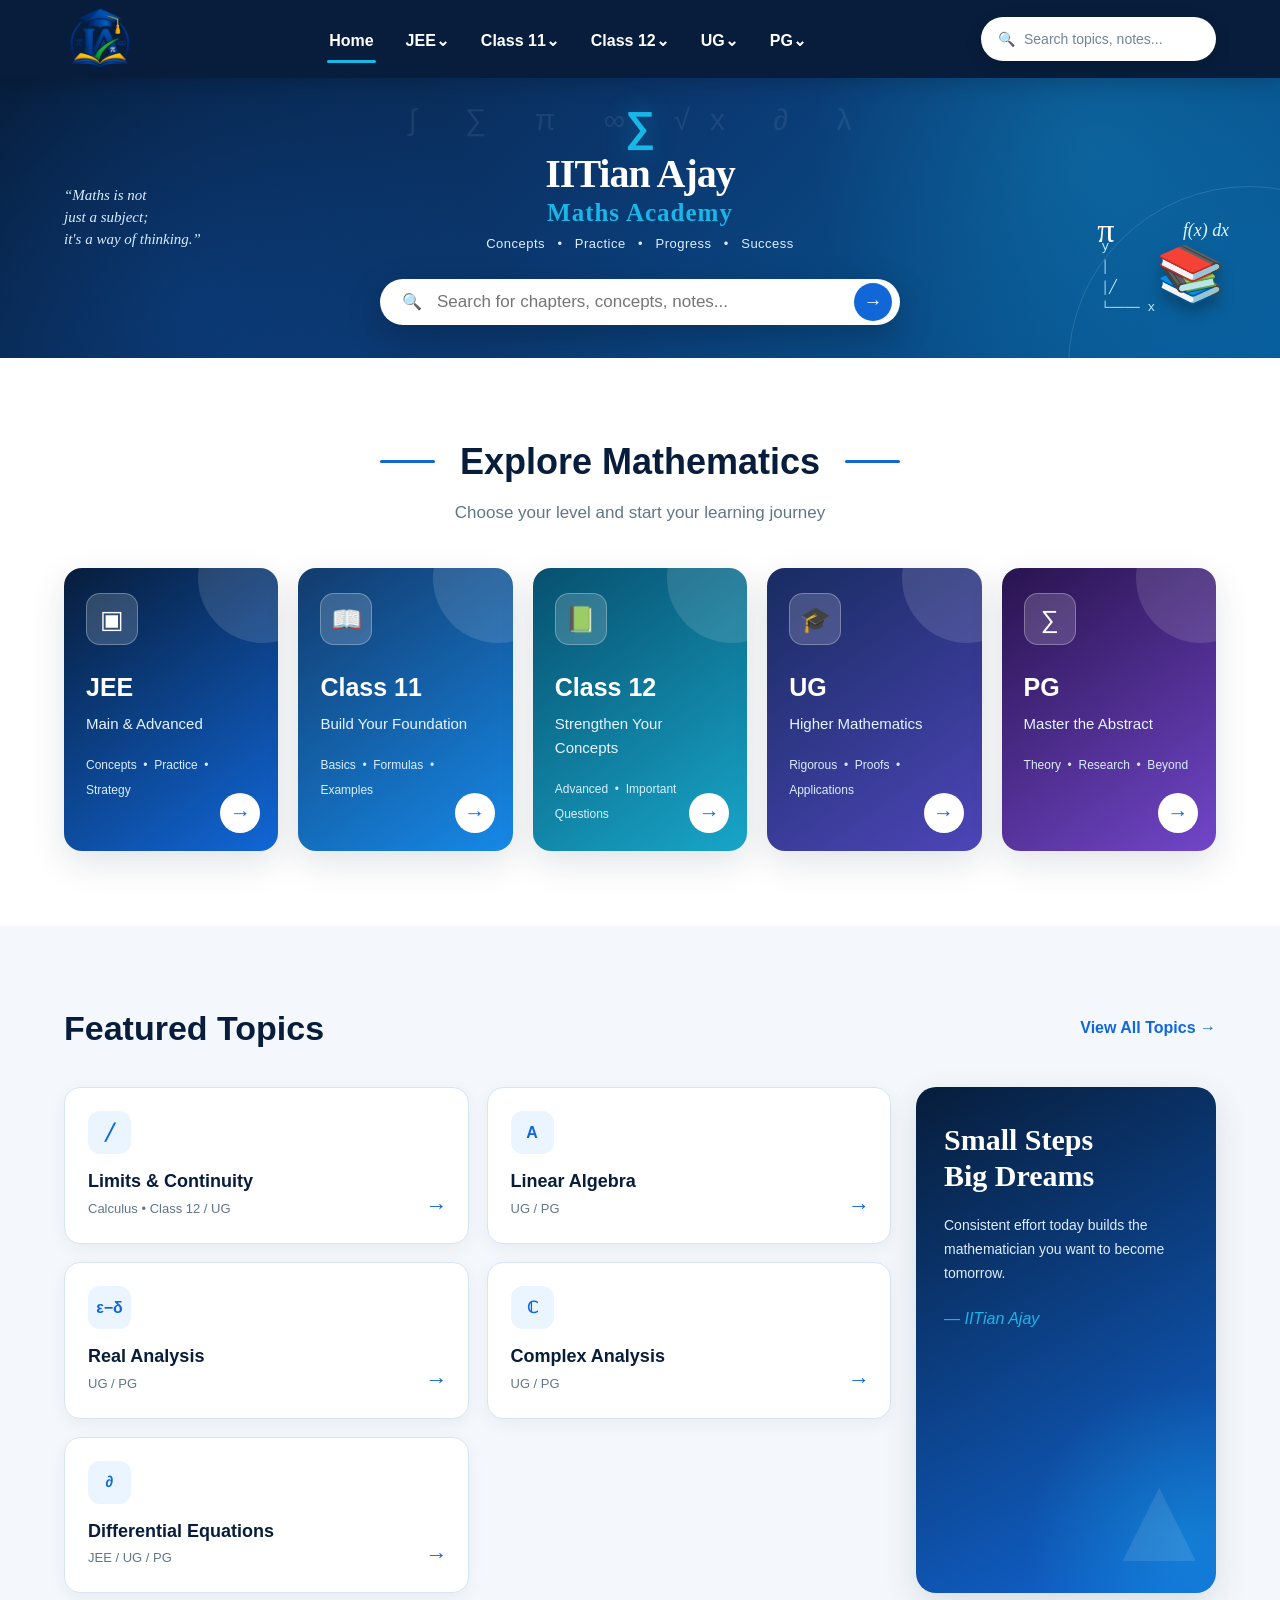
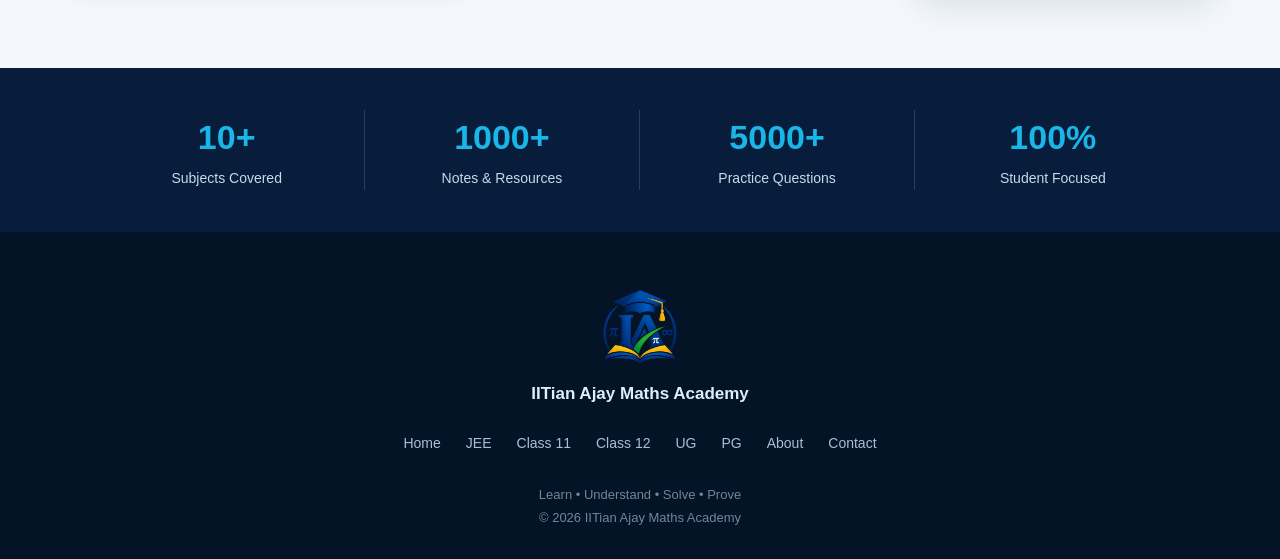
<file: index.html>
<!doctype html>
<html lang="en">

<head>
  <meta charset="utf-8">
  <meta name="viewport" content="width=device-width, initial-scale=1">

  <link rel="icon" type="image/png" href="favicon.png">

  <title>IITian Ajay Maths Academy</title>

  <link rel="stylesheet" href="style.css">
</head>

<body>

  <!-- NAVBAR -->
  <nav class="main-nav">

    <a href="index.html" class="brand">
      <img src="logo.png" alt="IITian Ajay Maths Academy">
    </a>

    <div class="nav-links">
      <a class="active" href="index.html">Home</a>
      <a href="jee.html">JEE⌄</a>
      <a href="class11.html">Class 11⌄</a>
      <a href="class12.html">Class 12⌄</a>
      <a href="ug.html">UG⌄</a>
      <a href="pg.html">PG⌄</a>
    </div>

    <div class="nav-search">
      🔍 <span>Search topics, notes...</span>
    </div>

  </nav>


  <!-- HERO -->
  <header class="home-hero">

    <div class="hero-side-text">
      “Maths is not<br>
      just a subject;<br>
      it's a way of thinking.”
    </div>

    <div class="hero-center">

      <div class="hero-symbol">∑</div>

      <h1>
        IITian Ajay
        <span>Maths Academy</span>
      </h1>

      <div class="hero-points">
        Concepts &nbsp; • &nbsp; Practice &nbsp; • &nbsp; Progress &nbsp; • &nbsp; Success
      </div>

      <div class="hero-search">
        🔍
        <input
          id="searchInput"
          type="text"
          placeholder="Search for chapters, concepts, notes..."
        >
        <button>→</button>
      </div>

    </div>

    <div class="math-art">
      <div class="math-books">📚</div>
      <div class="math-symbol">π</div>
      <div class="math-equation">f(x) dx</div>
      <div class="graph">y<br>│<br>│╱<br>└──── x</div>
    </div>

  </header>


  <!-- EXPLORE -->
  <section class="explore-section">

    <div class="section-title">
      <span></span>
      <h2>Explore Mathematics</h2>
      <span></span>
    </div>

    <p class="section-subtitle">
      Choose your level and start your learning journey
    </p>


    <div class="level-grid">

      <a href="jee.html" class="level-card jee-card">
        <div class="level-icon">▣</div>
        <h3>JEE</h3>
        <p>Main & Advanced</p>
        <small>Concepts &nbsp;•&nbsp; Practice &nbsp;•&nbsp; Strategy</small>
        <b>→</b>
      </a>


      <a href="class11.html" class="level-card class11-card">
        <div class="level-icon">📖</div>
        <h3>Class 11</h3>
        <p>Build Your Foundation</p>
        <small>Basics &nbsp;•&nbsp; Formulas &nbsp;•&nbsp; Examples</small>
        <b>→</b>
      </a>


      <a href="class12.html" class="level-card class12-card">
        <div class="level-icon">📗</div>
        <h3>Class 12</h3>
        <p>Strengthen Your Concepts</p>
        <small>Advanced &nbsp;•&nbsp; Important Questions</small>
        <b>→</b>
      </a>


      <a href="ug.html" class="level-card ug-card">
        <div class="level-icon">🎓</div>
        <h3>UG</h3>
        <p>Higher Mathematics</p>
        <small>Rigorous &nbsp;•&nbsp; Proofs &nbsp;•&nbsp; Applications</small>
        <b>→</b>
      </a>


      <a href="pg.html" class="level-card pg-card">
        <div class="level-icon">∑</div>
        <h3>PG</h3>
        <p>Master the Abstract</p>
        <small>Theory &nbsp;•&nbsp; Research &nbsp;•&nbsp; Beyond</small>
        <b>→</b>
      </a>

    </div>

  </section>


  <!-- FEATURED TOPICS -->
  <section class="featured-section">

    <div class="featured-heading">

      <h2>Featured Topics</h2>

      <a href="jee.html">
        View All Topics →
      </a>

    </div>


    <div class="featured-layout">

      <div class="topic-grid">

        <a href="jee.html" class="topic-card">
          <div class="topic-icon">╱</div>
          <h3>Limits & Continuity</h3>
          <p>Calculus • Class 12 / UG</p>
          <span>→</span>
        </a>


        <a href="ug.html" class="topic-card">
          <div class="topic-icon">A</div>
          <h3>Linear Algebra</h3>
          <p>UG / PG</p>
          <span>→</span>
        </a>


        <a href="ug.html" class="topic-card">
          <div class="topic-icon">ε−δ</div>
          <h3>Real Analysis</h3>
          <p>UG / PG</p>
          <span>→</span>
        </a>


        <a href="pg.html" class="topic-card">
          <div class="topic-icon">ℂ</div>
          <h3>Complex Analysis</h3>
          <p>UG / PG</p>
          <span>→</span>
        </a>


        <a href="pg.html" class="topic-card">
          <div class="topic-icon">∂</div>
          <h3>Differential Equations</h3>
          <p>JEE / UG / PG</p>
          <span>→</span>
        </a>

      </div>


      <!-- MOTIVATION -->
      <div class="dream-card">

        <h2>Small Steps<br>Big Dreams</h2>

        <p>
          Consistent effort today builds the mathematician
          you want to become tomorrow.
        </p>

        <i>— IITian Ajay</i>

        <div class="mountain">▲</div>

      </div>

    </div>

  </section>


  <!-- STATS -->
  <section class="stats-section">

    <div class="stat">
      <strong>10+</strong>
      <span>Subjects Covered</span>
    </div>

    <div class="stat">
      <strong>1000+</strong>
      <span>Notes & Resources</span>
    </div>

    <div class="stat">
      <strong>5000+</strong>
      <span>Practice Questions</span>
    </div>

    <div class="stat">
      <strong>100%</strong>
      <span>Student Focused</span>
    </div>

  </section>


  <!-- FOOTER -->
  <footer>

    <div class="footer-brand">
      <img src="logo.png" alt="">
      <b>IITian Ajay Maths Academy</b>
    </div>

    <div class="footer-links">
      <a href="index.html">Home</a>
      <a href="jee.html">JEE</a>
      <a href="class11.html">Class 11</a>
      <a href="class12.html">Class 12</a>
      <a href="ug.html">UG</a>
      <a href="pg.html">PG</a>
      <a href="#">About</a>
      <a href="#">Contact</a>
    </div>

    <p>
      Learn • Understand • Solve • Prove
      <br>
      © 2026 IITian Ajay Maths Academy
    </p>

  </footer>


</body>
</html>
</file>
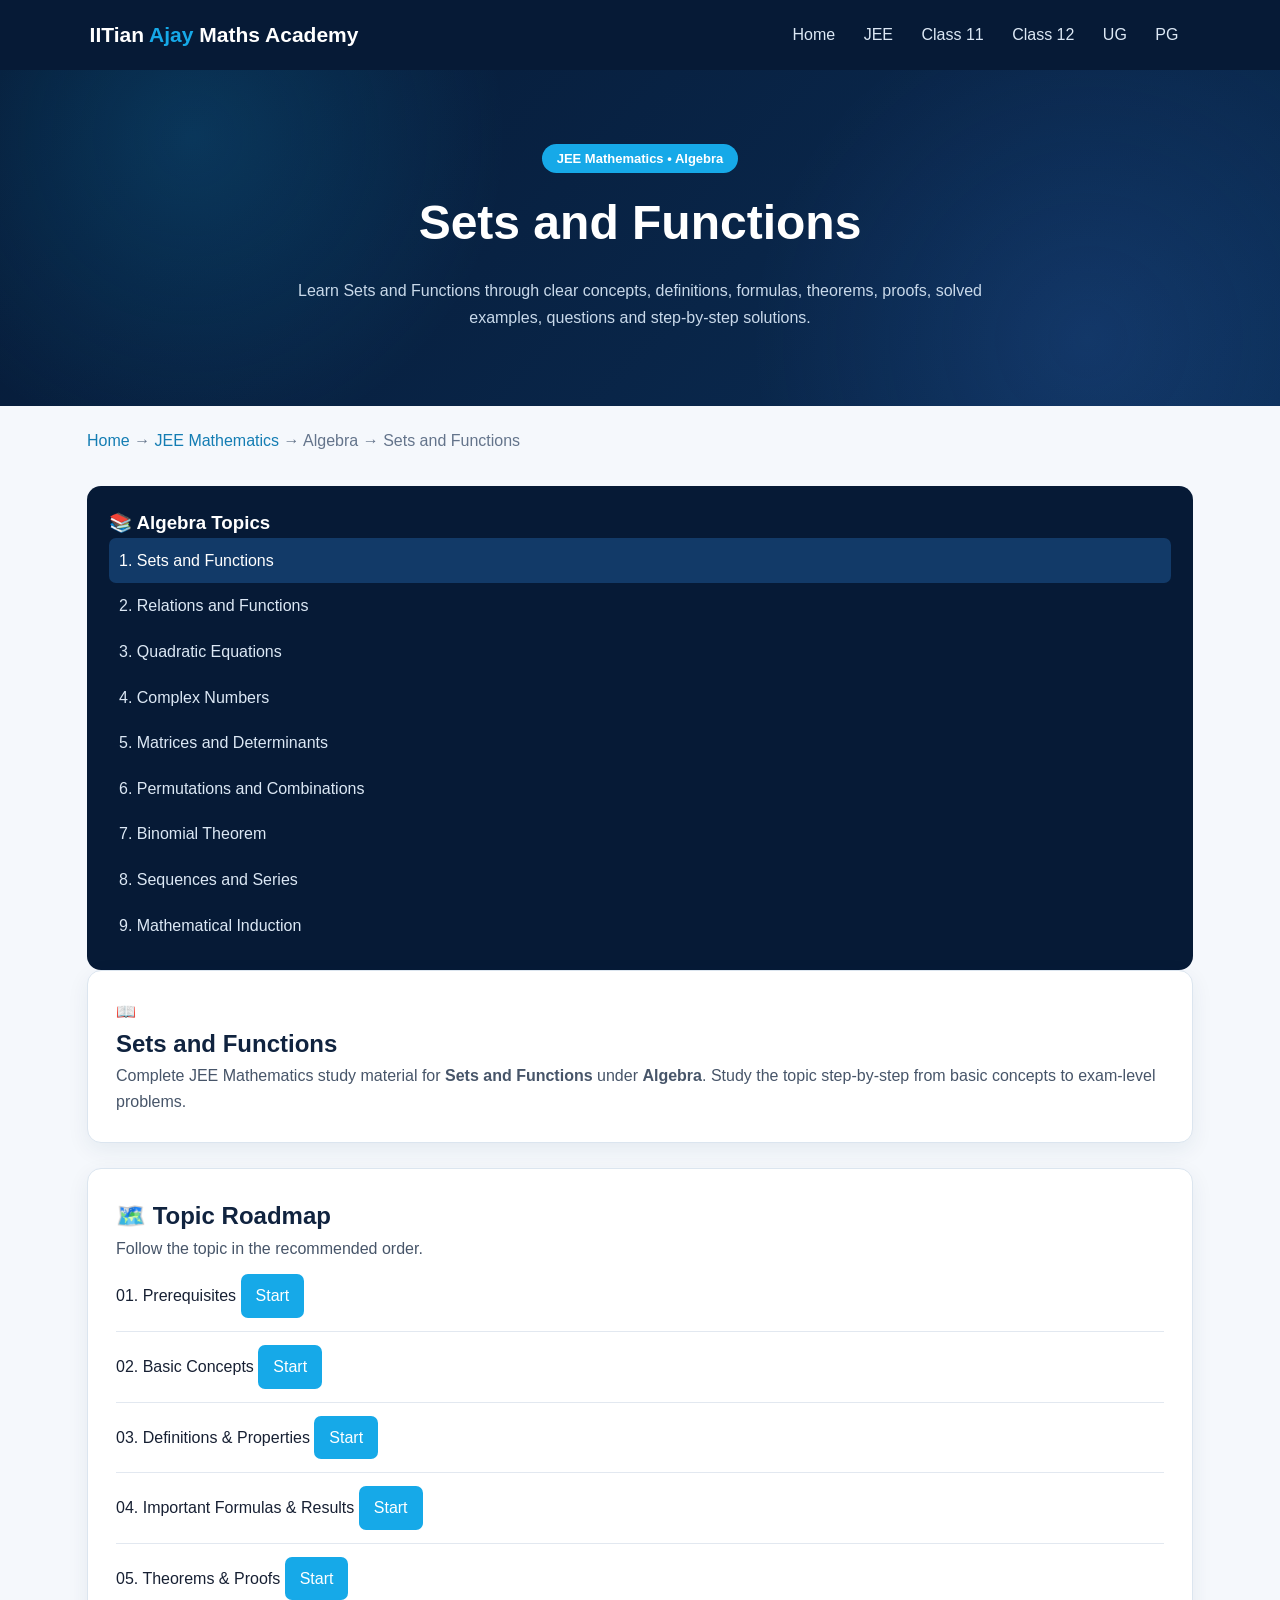
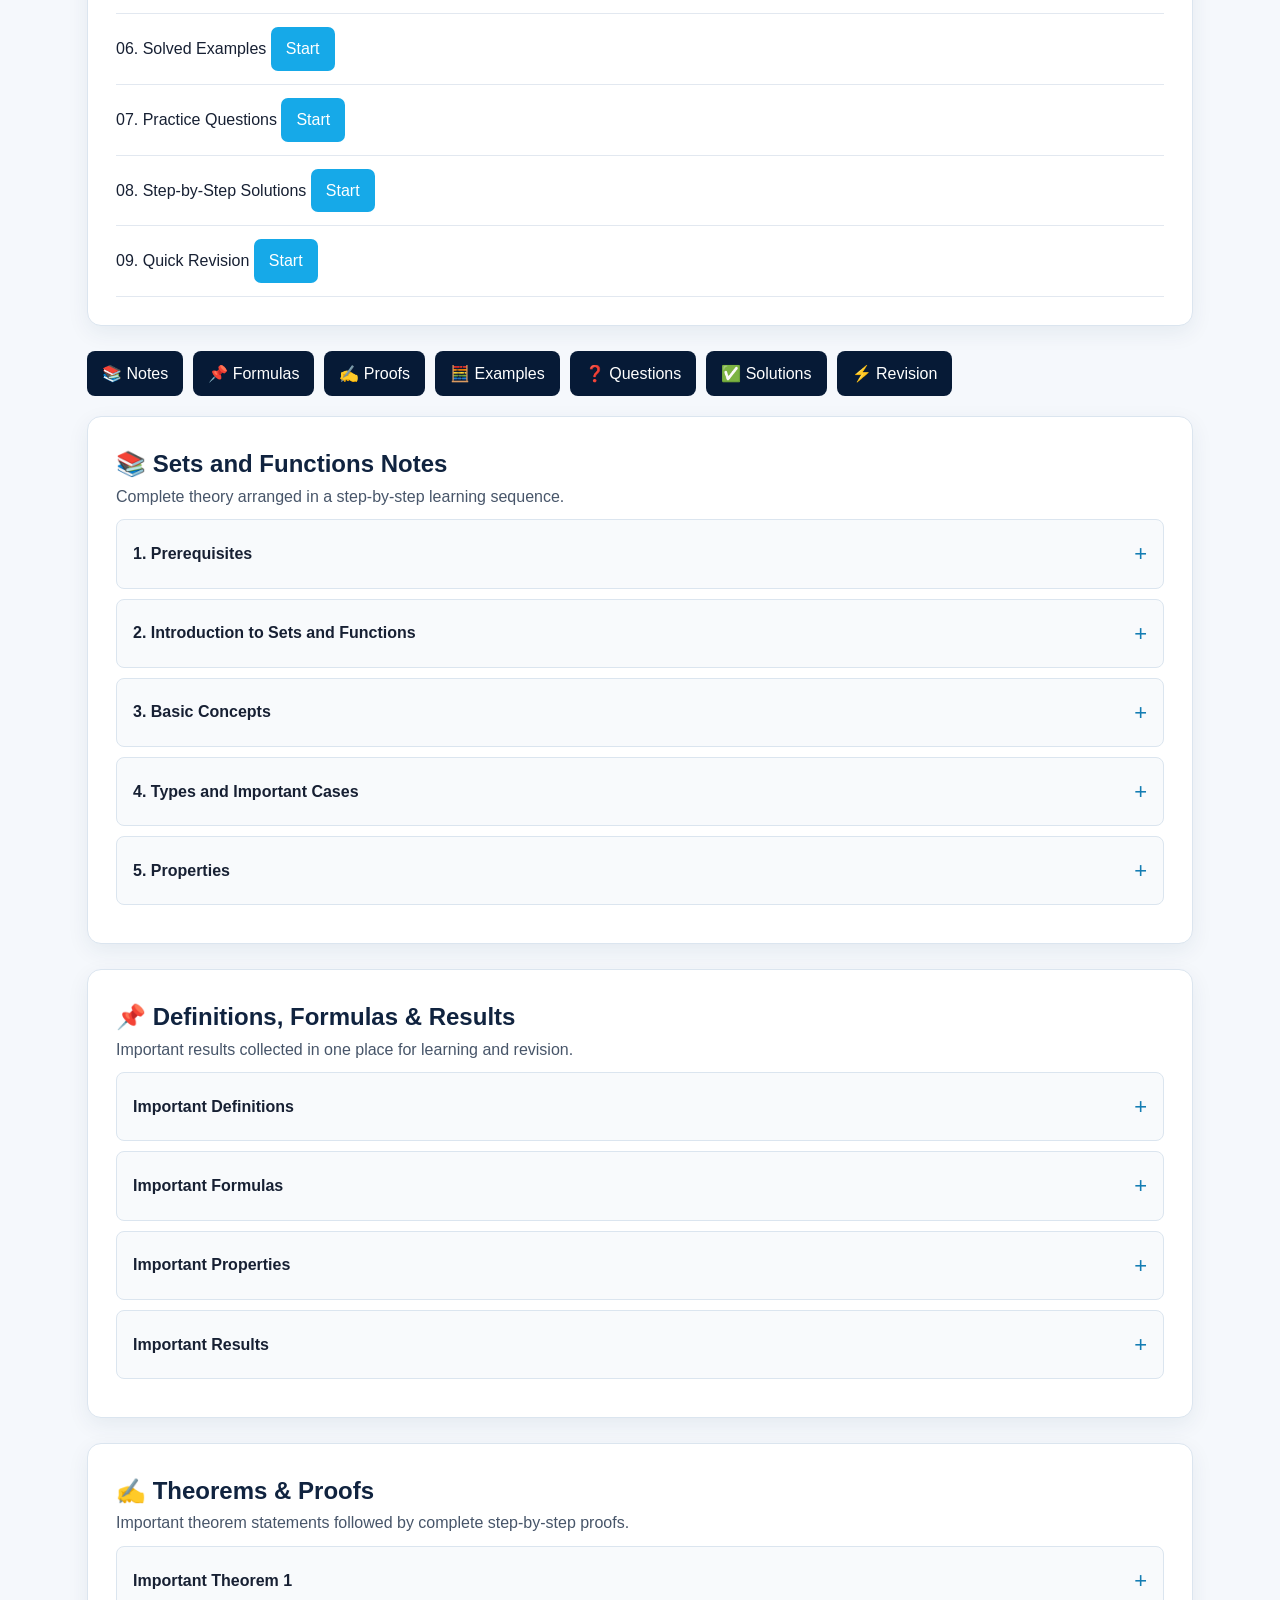
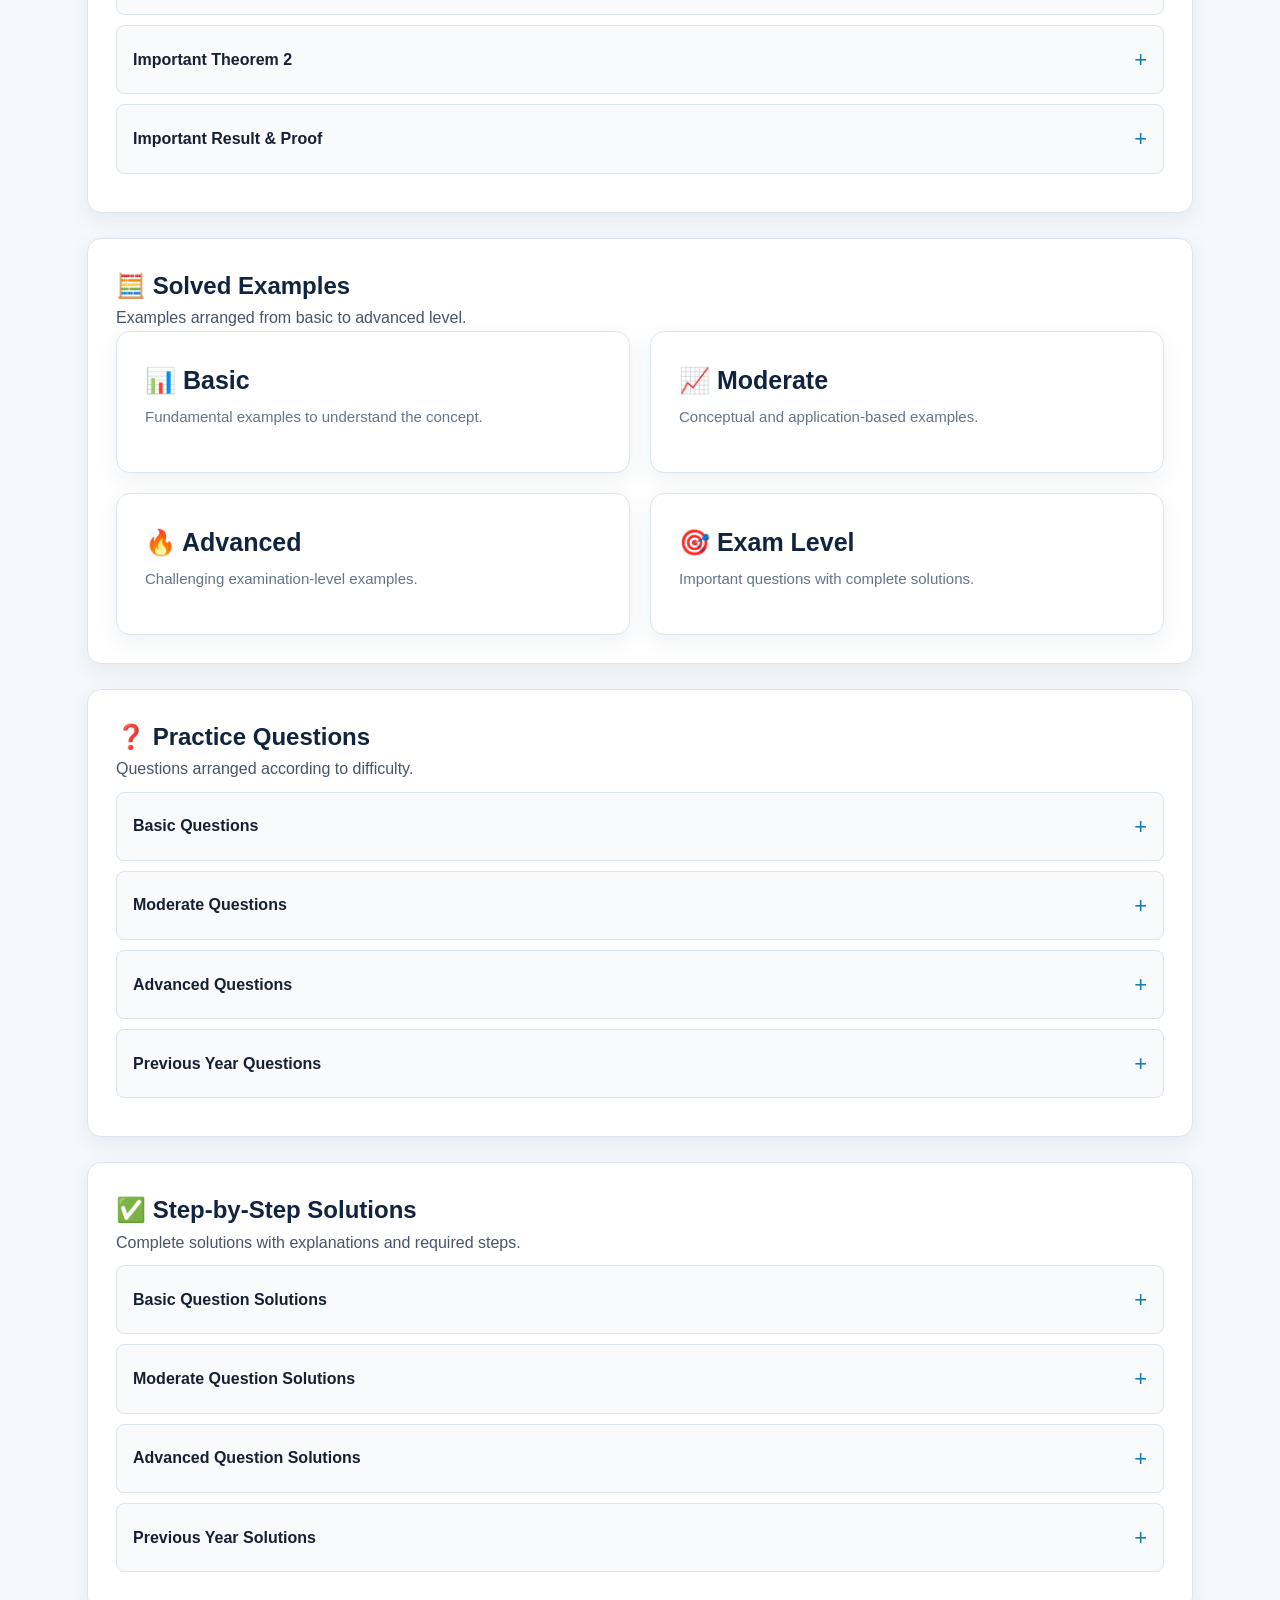
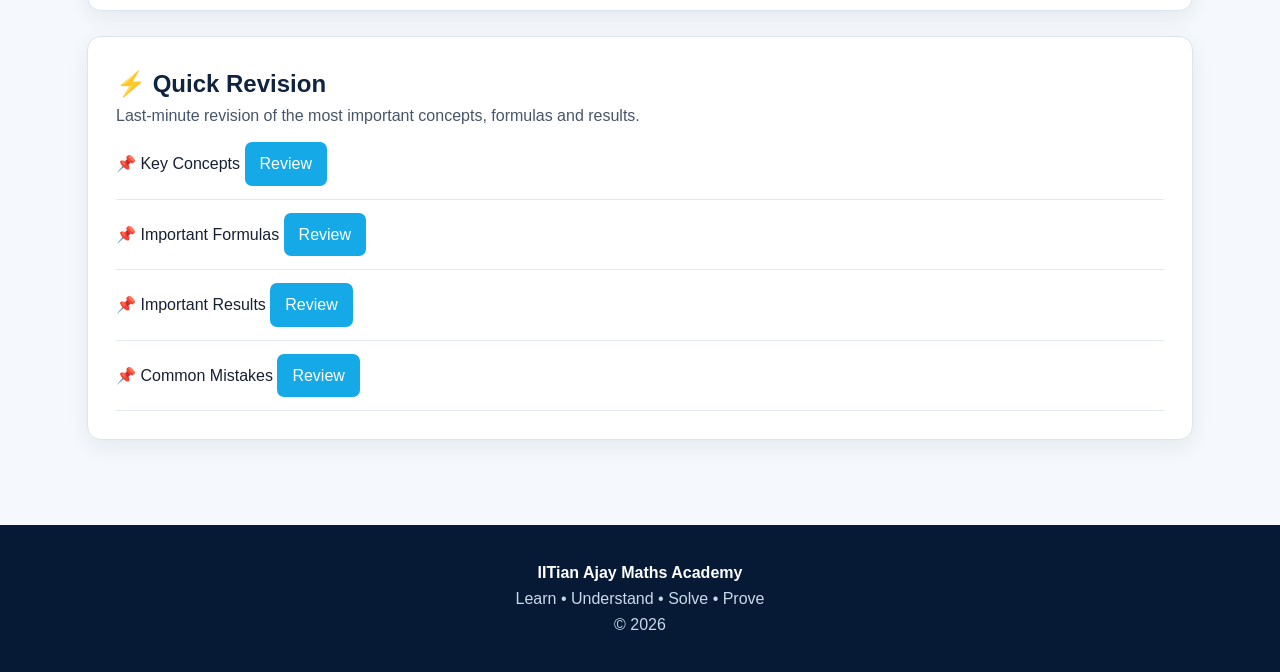
<file: article.html>
<!doctype html>
<html lang="en">

<head>
  <meta charset="utf-8">
  <meta name="viewport" content="width=device-width, initial-scale=1">

  <title>Algebra | IITian Ajay Maths Academy</title>

  <link rel="stylesheet" href="style.css"><style>
/* ===== ARTICLE PAGE FIX ===== */

body{
  margin:0 !important;
  font-family:Arial,Helvetica,sans-serif !important;
  background:#f5f8fc !important;
  color:#172033 !important;
}

/* NAVBAR */
body > nav{
  background:#061a36 !important;
  color:white !important;
  padding:18px 7% !important;
  display:flex !important;
  justify-content:space-between !important;
  align-items:center !important;
  gap:20px !important;
  box-shadow:0 4px 18px rgba(0,0,0,.18) !important;
}

nav .logo{
  color:white !important;
  font-size:21px !important;
  font-weight:700 !important;
}

nav .logo b{
  color:#16a9e8 !important;
}

nav a{
  color:#dce8f5 !important;
  text-decoration:none !important;
  padding:9px 12px !important;
  border-radius:7px !important;
}

nav a:hover{
  background:#123a68 !important;
  color:white !important;
}

/* HERO */
.topic-hero{
  background:
    radial-gradient(circle at 15% 20%,rgba(22,169,232,.18),transparent 28%),
    radial-gradient(circle at 85% 80%,rgba(66,133,244,.15),transparent 30%),
    linear-gradient(135deg,#061a36,#0b2d55) !important;
  color:white !important;
  padding:75px 20px !important;
  text-align:center !important;
}

.topic-hero h1{
  color:white !important;
  font-size:48px !important;
  margin:15px 0 !important;
}

.topic-hero p{
  color:#c9d9ea !important;
  max-width:700px !important;
  margin:auto !important;
  line-height:1.7 !important;
}

.topic-tag{
  background:#16a9e8 !important;
  color:white !important;
  padding:7px 15px !important;
  border-radius:20px !important;
  font-size:13px !important;
  font-weight:bold !important;
}

/* BREADCRUMB */
.topic-breadcrumb{
  max-width:1150px !important;
  margin:auto !important;
  padding:22px !important;
  color:#64748b !important;
}

.topic-breadcrumb a{
  color:#147db3 !important;
}

/* MAIN */
.study-layout{
  max-width:1150px !important;
  margin:auto !important;
  padding:10px 22px 60px !important;
}

/* SIDEBAR */
.topics-sidebar{
  background:#061a36 !important;
  color:white !important;
  border-radius:14px !important;
  padding:22px !important;
}

.topics-sidebar h3{
  color:white !important;
}

.topics-sidebar a{
  display:block !important;
  color:#dce8f5 !important;
  text-decoration:none !important;
  padding:10px !important;
  border-radius:7px !important;
}

.topics-sidebar a:hover,
.topics-sidebar .active-topic{
  background:#123a68 !important;
  color:#fff !important;
}

/* CONTENT BOXES */
.content-box,
.chapter-intro{
  background:white !important;
  color:#172033 !important;
  border:1px solid #dbe5ef !important;
  border-radius:14px !important;
  padding:28px !important;
  margin-bottom:25px !important;
  box-shadow:0 7px 22px rgba(20,50,80,.07) !important;
}

.content-box h2,
.chapter-intro h2{
  color:#10233f !important;
}

.content-box p,
.chapter-intro p{
  color:#475569 !important;
}

/* TABS */
.resource-tabs{
  display:flex !important;
  flex-wrap:wrap !important;
  gap:10px !important;
  margin:20px 0 !important;
}

.resource-tabs a{
  background:#061a36 !important;
  color:white !important;
  padding:10px 15px !important;
  border-radius:8px !important;
  text-decoration:none !important;
}

/* RESOURCE ITEMS */
.resource-item{
  color:#172033 !important;
  border-bottom:1px solid #e2e8f0 !important;
  padding:13px 0 !important;
}

.resource-item span{
  color:#172033 !important;
}

.resource-item button,
.section-heading button{
  background:#16a9e8 !important;
  color:white !important;
  border:0 !important;
  padding:9px 15px !important;
  border-radius:7px !important;
}

/* ACCORDION */
.accordion-item{
  color:#172033 !important;
  background:#f8fafc !important;
  border:1px solid #dbe5ef !important;
  padding:16px !important;
  margin:10px 0 !important;
  border-radius:8px !important;
}

.accordion-item span{
  color:#147db3 !important;
}

/* QUESTION CARDS — IMPORTANT FIX */
.question-levels{
  display:grid !important;
  grid-template-columns:repeat(2,1fr) !important;
  gap:20px !important;
}

.level-card{
  background:white !important;
  color:#172033 !important;
  border:1px solid #dbe5ef !important;
  border-radius:14px !important;
  padding:28px !important;
  min-height:130px !important;
  box-shadow:0 7px 22px rgba(20,50,80,.07) !important;
}

.level-card h3{
  color:#10233f !important;
  margin-top:0 !important;
}

.level-card p{
  color:#64748b !important;
}

/* FOOTER */
body > footer{
  background:#061a36 !important;
  color:#c9d9ea !important;
  text-align:center !important;
  padding:35px 20px !important;
}

body > footer b{
  color:white !important;
}

/* MOBILE */
@media(max-width:700px){
  body > nav{
    flex-direction:column !important;
    padding:16px 4% !important;
  }

  .topic-hero h1{
    font-size:36px !important;
  }

  .question-levels{
    grid-template-columns:1fr !important;
  }

  .study-layout{
    padding:10px 12px 50px !important;
  }
}
  </style>
</head>

<body>

  <!-- NAVBAR -->
  <nav>
    <div class="logo">
      IITian <b>Ajay</b> Maths Academy
    </div>

    <div>
      <a href="index.html">Home</a>
      <a href="jee.html">JEE</a>
      <a href="class11.html">Class 11</a>
      <a href="class12.html">Class 12</a>
      <a href="ug.html">UG</a>
      <a href="pg.html">PG</a>
    </div>
  </nav>


  <!-- ALGEBRA HERO -->
  <header class="topic-hero">

    <div class="hero-content">

      <span class="topic-tag">JEE Mathematics</span>

      <h1 id="topic">Algebra</h1>

      <p>
        Build a strong foundation with clear concepts,
        important formulas, theorems, proofs, questions and solutions.
      </p>

    </div>

  </header>


  <!-- BREADCRUMB -->
  <div class="topic-breadcrumb">

    <a href="index.html">Home</a>

    <span>→</span>

    <a href="jee.html">JEE</a>

    <span>→</span>

    <span id="breadcrumb-topic">Algebra</span>

  </div>


  <!-- MAIN LAYOUT -->
  <main class="study-layout">


    <!-- SIDEBAR -->
    <aside class="topics-sidebar">

      <h3>📚 Algebra Topics</h3>

      <a href="#" class="active-topic">1. Sets and Functions</a>

      <a href="#">2. Relations and Functions</a>

      <a href="#">3. Quadratic Equations</a>

      <a href="#">4. Complex Numbers</a>

      <a href="#">5. Matrices and Determinants</a>

      <a href="#">6. Permutations and Combinations</a>

      <a href="#">7. Binomial Theorem</a>

      <a href="#">8. Sequences and Series</a>

      <a href="#">9. Mathematical Induction</a>

    </aside>


    <!-- MAIN CONTENT -->
    <div class="study-content">


      <!-- CHAPTER INTRODUCTION -->
      <section class="chapter-intro">

        <div class="chapter-icon">📖</div>

        <div>

          <h2>Chapter 1: Sets and Functions</h2>

          <p>
            Study the basic concepts of sets, relations and functions.
            These are the building blocks for many topics in Algebra.
          </p>

        </div>


      </section>


      <!-- QUICK NAVIGATION -->
      <div class="resource-tabs">

        <a href="#notes">📚 Notes</a>

        <a href="#formulas">📌 Definitions & Formulas</a>

        <a href="#proofs">✍️ Theorems & Proofs</a>

        <a href="#questions">❓ Questions</a>

        <a href="#solutions">🧮 Solutions</a>

      </div>


      <!-- NOTES -->
      <section class="content-box" id="notes">

        <div class="section-heading">

          <div>
            <h2>📚 Notes</h2>
            <p>Detailed notes with examples and important concepts.</p>
          </div>

          <button>Download PDF</button>

        </div>


        <div class="resource-list">

          <div class="resource-item">
            <span>📄 Sets and Their Representations</span>
            <button>View</button>
          </div>

          <div class="resource-item">
            <span>📄 Functions and Their Types</span>
            <button>View</button>
          </div>

          <div class="resource-item">
            <span>📄 Relations and Mappings</span>
            <button>View</button>
          </div>

          <div class="resource-item">
            <span>📄 Important Points for Quick Revision</span>
            <button>View</button>
          </div>

        </div>

      </section>


      <!-- FORMULAS -->
      <section class="content-box" id="formulas">

        <div class="section-heading">

          <div>
            <h2>📌 Important Definitions & Formulas</h2>
            <p>Key definitions and formulas for quick revision.</p>
          </div>

        </div>


        <div class="accordion-item">
          1. Sets and Their Representations
          <span>⌄</span>
        </div>

        <div class="accordion-item">
          2. Functions and Their Types
          <span>⌄</span>
        </div>

        <div class="accordion-item">
          3. Relations and Mappings
          <span>⌄</span>
        </div>

        <div class="accordion-item">
          4. Important Formulas
          <span>⌄</span>
        </div>

      </section>


      <!-- THEOREMS -->
      <section class="content-box" id="proofs">

        <div class="section-heading">

          <div>
            <h2>✍️ Theorems & Proofs</h2>
            <p>Important theorems with detailed proofs.</p>
          </div>

        </div>


        <div class="accordion-item">
          1. Fundamental Theorem of Algebra
          <span>⌄</span>
        </div>

        <div class="accordion-item">
          2. One-to-One and Onto Functions
          <span>⌄</span>
        </div>

        <div class="accordion-item">
          3. Properties of Determinants
          <span>⌄</span>
        </div>

        <div class="accordion-item">
          4. Principle of Mathematical Induction
          <span>⌄</span>
        </div>

      </section>


      <!-- QUESTIONS -->
      <section class="content-box" id="questions">

        <div class="section-heading">

          <div>
            <h2>❓ Important Questions</h2>
            <p>Practice questions from basic to advanced level.</p>
          </div>

        </div>


        <div class="question-levels">

          <div class="level-card">
            <h3>📊 Basic Level</h3>
            <p>Foundation Questions</p>
          </div>

          <div class="level-card">
            <h3>📈 Moderate Level</h3>
            <p>Conceptual Questions</p>
          </div>

          <div class="level-card">
            <h3>🔥 Advanced Level</h3>
            <p>Challenging Problems</p>
          </div>

          <div class="level-card">
            <h3>📄 Previous Year</h3>
            <p>JEE Main & Advanced</p>
          </div>

        </div>

      </section>


      <!-- SOLUTIONS -->
      <section class="content-box" id="solutions">

        <div class="section-heading">

          <div>
            <h2>🧮 Solutions</h2>
            <p>Step-by-step solutions with clear explanations.</p>
          </div>

        </div>


        <div class="accordion-item">
          Exercise 1 Solutions
          <span>⌄</span>
        </div>

        <div class="accordion-item">
          Exercise 2 Solutions
          <span>⌄</span>
        </div>

        <div class="accordion-item">
          Previous Year Question Solutions
          <span>⌄</span>
        </div>

        <div class="accordion-item">
          Advanced Level Solutions
          <span>⌄</span>
        </div>

      </section>


    </div>

  </main>


  <!-- FOOTER -->
  <footer>

    <b>IITian Ajay Maths Academy</b>

    <br>

    Learn • Understand • Solve • Prove

    <br>

    © 2026

  </footer>


  <!-- TOPIC SCRIPT -->
<script>

/* =========================================================
   IITIAN AJAY MATHS ACADEMY
   LEVEL → SUBJECT → TOPIC SYSTEM
   ========================================================= */


/* =========================================================
   1. READ URL
   ========================================================= */

const params = new URLSearchParams(window.location.search);

let level = params.get("level") || "";
let subject = params.get("subject") || "";
let topic = params.get("topic") || "";


/* =========================================================
   2. NORMALIZE LEVEL
   ========================================================= */

if (level === "JEE Mathematics") {
  level = "JEE";
}

if (level === "Class 11 Mathematics") {
  level = "Class 11";
}

if (level === "Class 12 Mathematics") {
  level = "Class 12";
}

if (level === "Undergraduate Mathematics") {
  level = "UG";
}

if (level === "Postgraduate Mathematics") {
  level = "PG";
}


/* =========================================================
   3. COMPLETE WEBSITE STRUCTURE
   LEVEL → SUBJECT → TOPICS
   ========================================================= */

const academyData = {


/* =========================================================
   JEE
   ========================================================= */

"JEE": {

  "Algebra": [
    "Sets and Functions",
    "Relations and Functions",
    "Quadratic Equations",
    "Complex Numbers",
    "Matrices and Determinants",
    "Permutations and Combinations",
    "Binomial Theorem",
    "Sequences and Series",
    "Mathematical Induction"
  ],

  "Calculus": [
    "Limits",
    "Continuity",
    "Differentiability",
    "Methods of Differentiation",
    "Applications of Derivatives",
    "Indefinite Integration",
    "Definite Integration",
    "Area Under Curves",
    "Differential Equations"
  ],

  "Coordinate Geometry": [
    "Straight Lines",
    "Pair of Straight Lines",
    "Circle",
    "Parabola",
    "Ellipse",
    "Hyperbola"
  ],

  "Trigonometry": [
    "Trigonometric Ratios",
    "Trigonometric Identities",
    "Trigonometric Equations",
    "Inverse Trigonometric Functions",
    "Properties of Triangles",
    "Heights and Distances"
  ],

  "Vector & 3D Geometry": [
    "Vectors",
    "Vector Algebra",
    "Three Dimensional Geometry",
    "Direction Cosines and Ratios",
    "Equation of Line",
    "Equation of Plane",
    "Distance and Angle Problems"
  ],

  "JEE Main Questions": [
    "Algebra Questions",
    "Calculus Questions",
    "Coordinate Geometry Questions",
    "Trigonometry Questions",
    "Vector and 3D Questions"
  ],

  "JEE Advanced Problems": [
    "Advanced Algebra Problems",
    "Advanced Calculus Problems",
    "Advanced Coordinate Geometry",
    "Advanced Trigonometry",
    "Advanced Vector and 3D Problems"
  ]

},


/* =========================================================
   CLASS 11
   ========================================================= */

"Class 11": {

  "Sets": [
    "Introduction to Sets",
    "Types of Sets",
    "Subsets",
    "Power Set",
    "Universal Set",
    "Venn Diagrams",
    "Operations on Sets",
    "De Morgan's Laws"
  ],

  "Relations & Functions": [
    "Ordered Pairs",
    "Cartesian Product",
    "Relations",
    "Types of Relations",
    "Functions",
    "Types of Functions",
    "Domain and Range",
    "Graphs of Functions"
  ],

  "Trigonometry": [
    "Angles and Their Measurement",
    "Trigonometric Ratios",
    "Trigonometric Identities",
    "Trigonometric Equations",
    "Graphs of Trigonometric Functions",
    "General Solutions"
  ],

  "Complex Numbers": [
    "Introduction to Complex Numbers",
    "Algebra of Complex Numbers",
    "Argand Plane",
    "Modulus and Argument",
    "Conjugate of a Complex Number",
    "Polar Form"
  ],

  "Sequences & Series": [
    "Sequences",
    "Arithmetic Progression",
    "Geometric Progression",
    "Arithmetic Mean",
    "Geometric Mean",
    "Special Series"
  ],

  "Straight Lines": [
    "Coordinate Geometry Basics",
    "Slope of a Line",
    "Equation of a Line",
    "Different Forms of Line",
    "Angle Between Lines",
    "Distance of a Point from a Line"
  ],

  "Conic Sections": [
    "Introduction to Conic Sections",
    "Circle",
    "Parabola",
    "Ellipse",
    "Hyperbola"
  ],

  "Limits & Derivatives": [
    "Introduction to Limits",
    "Algebra of Limits",
    "Standard Limits",
    "Continuity Basics",
    "Introduction to Derivatives",
    "Basic Derivatives"
  ]

},


/* =========================================================
   CLASS 12
   ========================================================= */

"Class 12": {

  "Relations & Functions": [
    "Relations",
    "Types of Relations",
    "Functions",
    "Types of Functions",
    "Composition of Functions",
    "Inverse Functions",
    "Binary Operations"
  ],

  "Inverse Trigonometric Functions": [
    "Introduction",
    "Principal Values",
    "Properties",
    "Graphs",
    "Identities",
    "Equations"
  ],

  "Matrices": [
    "Introduction to Matrices",
    "Types of Matrices",
    "Matrix Operations",
    "Transpose",
    "Symmetric and Skew-Symmetric Matrices",
    "Elementary Operations",
    "Inverse of a Matrix"
  ],

  "Determinants": [
    "Introduction to Determinants",
    "Properties of Determinants",
    "Evaluation of Determinants",
    "Area of Triangle",
    "Minors and Cofactors",
    "Adjoint and Inverse",
    "Applications of Determinants"
  ],

  "Continuity & Differentiability": [
    "Continuity",
    "Differentiability",
    "Derivative of Composite Functions",
    "Derivative of Inverse Functions",
    "Logarithmic Differentiation",
    "Parametric Differentiation",
    "Second Order Derivatives"
  ],

  "Applications of Derivatives": [
    "Rate of Change",
    "Increasing and Decreasing Functions",
    "Tangents and Normals",
    "Maxima and Minima",
    "Approximation",
    "Optimization Problems"
  ],

  "Integrals": [
    "Indefinite Integrals",
    "Methods of Integration",
    "Integration by Substitution",
    "Integration by Parts",
    "Partial Fractions",
    "Definite Integrals",
    "Properties of Definite Integrals",
    "Area Under Curves"
  ],

  "Differential Equations": [
    "Introduction",
    "Order and Degree",
    "Formation of Differential Equations",
    "Variable Separable Method",
    "Homogeneous Differential Equations",
    "Linear Differential Equations",
    "Applications"
  ],

  "Vectors & 3D Geometry": [
    "Introduction to Vectors",
    "Vector Algebra",
    "Scalar Product",
    "Vector Product",
    "Scalar Triple Product",
    "Lines in 3D",
    "Planes in 3D",
    "Distances and Angles"
  ],

  "Probability": [
    "Conditional Probability",
    "Multiplication Theorem",
    "Independent Events",
    "Bayes' Theorem",
    "Random Variables",
    "Probability Distribution",
    "Mean and Variance"
  ]

},


/* =========================================================
   UG
   ========================================================= */

"UG": {

  "Linear Algebra": [
    "Vector Spaces",
    "Subspaces",
    "Linear Dependence and Independence",
    "Basis and Dimension",
    "Linear Transformations",
    "Matrix Representation",
    "Rank and Nullity",
    "Eigenvalues and Eigenvectors",
    "Diagonalization"
  ],

  "Real Analysis": [
    "Real Number System",
    "Sequences",
    "Limits",
    "Continuity",
    "Differentiability",
    "Riemann Integration",
    "Sequences and Series of Functions",
    "Metric Spaces"
  ],

  "Abstract Algebra": [
    "Groups",
    "Subgroups",
    "Cyclic Groups",
    "Permutation Groups",
    "Cosets",
    "Normal Subgroups",
    "Quotient Groups",
    "Homomorphisms",
    "Rings",
    "Ideals",
    "Integral Domains",
    "Fields"
  ],

  "Multivariable Calculus": [
    "Functions of Several Variables",
    "Limits and Continuity",
    "Partial Derivatives",
    "Differentiability",
    "Chain Rule",
    "Taylor Expansion",
    "Multiple Integrals",
    "Vector Calculus"
  ],

  "Ordinary Differential Equations": [
    "First Order ODE",
    "Separable Equations",
    "Exact Equations",
    "Linear Equations",
    "Higher Order ODE",
    "Linear Differential Equations",
    "Systems of ODE",
    "Applications"
  ],

  "Topology": [
    "Topological Spaces",
    "Open and Closed Sets",
    "Basis for a Topology",
    "Continuous Functions",
    "Homeomorphisms",
    "Product Spaces",
    "Connectedness",
    "Compactness",
    "Separation Axioms"
  ]

},


/* =========================================================
   PG
   ========================================================= */

"PG": {

  "Functional Analysis": [
    "Metric and Normed Spaces",
    "Banach Spaces",
    "Hilbert Spaces",
    "Bounded Linear Operators",
    "Linear Functionals",
    "Hahn-Banach Theorem",
    "Uniform Boundedness Principle",
    "Open Mapping Theorem",
    "Closed Graph Theorem"
  ],

  "Complex Analysis": [
    "Complex Numbers",
    "Complex Functions",
    "Limits and Continuity",
    "Analytic Functions",
    "Cauchy-Riemann Equations",
    "Complex Integration",
    "Cauchy's Theorem",
    "Cauchy Integral Formula",
    "Taylor and Laurent Series",
    "Residue Theory"
  ],

  "Partial Differential Equations": [
    "First Order PDE",
    "Lagrange's Method",
    "Charpit's Method",
    "Second Order PDE",
    "Classification of PDE",
    "Wave Equation",
    "Heat Equation",
    "Laplace Equation",
    "Boundary Value Problems"
  ],

  "Numerical Analysis": [
    "Errors and Approximations",
    "Solution of Algebraic Equations",
    "Interpolation",
    "Numerical Differentiation",
    "Numerical Integration",
    "Numerical Solution of ODE",
    "Iterative Methods",
    "Error Analysis"
  ],

  "Commutative Algebra": [
    "Rings and Ideals",
    "Prime and Maximal Ideals",
    "Modules",
    "Localization",
    "Noetherian Rings",
    "Primary Decomposition",
    "Integral Extensions",
    "Dimension Theory"
  ]

}

};


/* =========================================================
   4. LEVEL DISPLAY NAMES
   ========================================================= */

const levelNames = {

  "JEE": "JEE Mathematics",

  "Class 11": "Class 11 Mathematics",

  "Class 12": "Class 12 Mathematics",

  "UG": "Undergraduate Mathematics",

  "PG": "Postgraduate Mathematics"

};


/* =========================================================
   5. LEVEL PAGE LINKS
   ========================================================= */

const levelPages = {

  "JEE": "jee.html",

  "Class 11": "class11.html",

  "Class 12": "class12.html",

  "UG": "ug.html",

  "PG": "pg.html"

};


/* =========================================================
   6. FIND LEVEL IF URL DOES NOT CONTAIN LEVEL
   ========================================================= */

if (!level) {

  for (const currentLevel in academyData) {

    if (academyData[currentLevel][topic]) {

      level = currentLevel;
      break;

    }

  }

}


/* =========================================================
   7. IF SUBJECT IS MISSING
   ========================================================= */

if (!subject && level && academyData[level]) {

  if (academyData[level][topic]) {

    subject = topic;

  }

}


/* =========================================================
   8. IF BOTH SUBJECT AND TOPIC ARE MISSING
   ========================================================= */

if (!level) {

  level = "JEE";

}

if (!subject) {

  subject = "Algebra";

}

if (!academyData[level]) {

  level = "JEE";

}

if (!academyData[level][subject]) {

  const availableSubjects =
    Object.keys(academyData[level]);

  subject = availableSubjects[0];

}


/* =========================================================
   9. TOPICS OF CURRENT SUBJECT
   ========================================================= */

const subjectTopics =
  academyData[level][subject] || [];


/* =========================================================
   10. IF TOPIC IS SUBJECT NAME
   THEN OPEN FIRST TOPIC
   ========================================================= */

if (
  !topic ||
  topic === subject
) {

  topic =
    subjectTopics[0] || subject;

}


/* =========================================================
   11. DISPLAY LEVEL
   ========================================================= */

const displayLevel =
  levelNames[level] || "Mathematics";


/* =========================================================
   12. UPDATE HERO
   ========================================================= */

const heroTag =
  document.querySelector(".topic-tag");

if (heroTag) {

  heroTag.textContent =
    displayLevel + " • " + subject;

}


const heroTitle =
  document.getElementById("topic");

if (heroTitle) {

  heroTitle.textContent =
    topic;

}


const heroDescription =
  document.querySelector(".topic-hero p");

if (heroDescription) {

  heroDescription.textContent =
    "Learn " +
    topic +
    " through clear concepts, definitions, formulas, theorems, proofs, solved examples, questions and step-by-step solutions.";

}


/* =========================================================
   13. UPDATE BREADCRUMB
   ========================================================= */

const breadcrumbLinks =
  document.querySelectorAll(".topic-breadcrumb a");

if (breadcrumbLinks.length >= 2) {

  breadcrumbLinks[1].textContent =
    displayLevel;

  breadcrumbLinks[1].href =
    levelPages[level] || "index.html";

}


const breadcrumbTopic =
  document.getElementById("breadcrumb-topic");

if (breadcrumbTopic) {

  breadcrumbTopic.textContent =
    subject + " → " + topic;

}


/* =========================================================
   14. PAGE TITLE
   ========================================================= */

document.title =
  topic +
  " | " +
  subject +
  " | IITian Ajay Maths Academy";


/* =========================================================
   15. SIDEBAR
   ========================================================= */

const sidebar =
  document.querySelector(".topics-sidebar");


if (sidebar) {

  const sidebarHeading =
    sidebar.querySelector("h3");

  if (sidebarHeading) {

    sidebarHeading.textContent =
      "📚 " + subject + " Topics";

  }


  /* Remove old static links */

  sidebar
    .querySelectorAll("a")
    .forEach(function(oldLink) {

      oldLink.remove();

    });


  /* Create new topic links */

  subjectTopics.forEach(function(item, index) {

    const link =
      document.createElement("a");

    link.className =
      "topic-link";


    if (item === topic) {

      link.classList.add(
        "active-topic"
      );

    }


    const url =
      "article.html?topic=" +
      encodeURIComponent(item) +

      "&level=" +
      encodeURIComponent(level) +

      "&subject=" +
      encodeURIComponent(subject);


    link.href =
      url;


    link.textContent =
      (index + 1) +
      ". " +
      item;


    sidebar.appendChild(link);

  });

}


/* =========================================================
   16. MAIN CONTENT
   ========================================================= */
/* =========================================================
   16. MAIN CONTENT
   ========================================================= */
/* =========================================================
   16. MAIN CONTENT
   ========================================================= */

const studyContent =
  document.querySelector(".study-content");

if (studyContent) {

  studyContent.innerHTML = `

    <!-- CHAPTER INTRODUCTION -->

    <section class="chapter-intro">

      <div class="chapter-icon">📖</div>

      <div>

        <h2>${topic}</h2>

        <p>
          Complete ${displayLevel} study material for
          <strong>${topic}</strong> under
          <strong>${subject}</strong>.
          Study the topic step-by-step from basic concepts
          to exam-level problems.
        </p>

      </div>

    </section>


    <!-- TOPIC ROADMAP -->

    <section class="content-box">

      <div class="section-heading">

        <div>

          <h2>🗺️ Topic Roadmap</h2>

          <p>
            Follow the topic in the recommended order.
          </p>

        </div>

      </div>


      <div class="resource-list">

        <div class="resource-item">
          <span>01. Prerequisites</span>
          <button class="roadmap-btn" data-target="notes">
            Start
          </button>
        </div>

        <div class="resource-item">
          <span>02. Basic Concepts</span>
          <button class="roadmap-btn" data-target="notes">
            Start
          </button>
        </div>

        <div class="resource-item">
          <span>03. Definitions & Properties</span>
          <button class="roadmap-btn" data-target="formulas">
            Start
          </button>
        </div>

        <div class="resource-item">
          <span>04. Important Formulas & Results</span>
          <button class="roadmap-btn" data-target="formulas">
            Start
          </button>
        </div>

        <div class="resource-item">
          <span>05. Theorems & Proofs</span>
          <button class="roadmap-btn" data-target="proofs">
            Start
          </button>
        </div>

        <div class="resource-item">
          <span>06. Solved Examples</span>
          <button class="roadmap-btn" data-target="examples">
            Start
          </button>
        </div>

        <div class="resource-item">
          <span>07. Practice Questions</span>
          <button class="roadmap-btn" data-target="questions">
            Start
          </button>
        </div>

        <div class="resource-item">
          <span>08. Step-by-Step Solutions</span>
          <button class="roadmap-btn" data-target="solutions">
            Start
          </button>
        </div>

        <div class="resource-item">
          <span>09. Quick Revision</span>
          <button class="roadmap-btn" data-target="revision">
            Start
          </button>
        </div>

      </div>

    </section>


    <!-- QUICK NAVIGATION -->

    <div class="resource-tabs">

      <a href="#notes">📚 Notes</a>

      <a href="#formulas">📌 Formulas</a>

      <a href="#proofs">✍️ Proofs</a>

      <a href="#examples">🧮 Examples</a>

      <a href="#questions">❓ Questions</a>

      <a href="#solutions">✅ Solutions</a>

      <a href="#revision">⚡ Revision</a>

    </div>


    <!-- NOTES -->

    <section class="content-box" id="notes">

      <div class="section-heading">

        <div>

          <h2>📚 ${topic} Notes</h2>

          <p>
            Complete theory arranged in a
            step-by-step learning sequence.
          </p>

        </div>

      </div>


      <div class="accordion-item">

        <div class="accordion-title">
          1. Prerequisites
          <span>+</span>
        </div>

        <div class="accordion-content">

          <p>
            Concepts required before starting
            <strong>${topic}</strong>.
          </p>

        </div>

      </div>


      <div class="accordion-item">

        <div class="accordion-title">
          2. Introduction to ${topic}
          <span>+</span>
        </div>

        <div class="accordion-content">

          <p>
            Introduction and fundamental ideas of
            <strong>${topic}</strong>.
          </p>

        </div>

      </div>


      <div class="accordion-item">

        <div class="accordion-title">
          3. Basic Concepts
          <span>+</span>
        </div>

        <div class="accordion-content">

          <p>
            Important basic concepts will be explained
            step-by-step with suitable examples.
          </p>

        </div>

      </div>


      <div class="accordion-item">

        <div class="accordion-title">
          4. Types and Important Cases
          <span>+</span>
        </div>

        <div class="accordion-content">

          <p>
            Different types, cases and important
            observations related to the topic.
          </p>

        </div>

      </div>


      <div class="accordion-item">

        <div class="accordion-title">
          5. Properties
          <span>+</span>
        </div>

        <div class="accordion-content">

          <p>
            Important properties and their applications.
          </p>

        </div>

      </div>

    </section>


    <!-- FORMULAS -->

    <section class="content-box" id="formulas">

      <div class="section-heading">

        <div>

          <h2>📌 Definitions, Formulas & Results</h2>

          <p>
            Important results collected in one place
            for learning and revision.
          </p>

        </div>

      </div>


      <div class="accordion-item">

        <div class="accordion-title">
          Important Definitions
          <span>+</span>
        </div>

        <div class="accordion-content">

          <p>
            Important definitions related to
            <strong>${topic}</strong>.
          </p>

        </div>

      </div>


      <div class="accordion-item">

        <div class="accordion-title">
          Important Formulas
          <span>+</span>
        </div>

        <div class="accordion-content">

          <p>
            Important formulas and standard results.
          </p>

        </div>

      </div>


      <div class="accordion-item">

        <div class="accordion-title">
          Important Properties
          <span>+</span>
        </div>

        <div class="accordion-content">

          <p>
            Important properties required for solving
            problems.
          </p>

        </div>

      </div>


      <div class="accordion-item">

        <div class="accordion-title">
          Important Results
          <span>+</span>
        </div>

        <div class="accordion-content">

          <p>
            Important results for examination and revision.
          </p>

        </div>

      </div>

    </section>


    <!-- THEOREMS -->

    <section class="content-box" id="proofs">

      <div class="section-heading">

        <div>

          <h2>✍️ Theorems & Proofs</h2>

          <p>
            Important theorem statements followed by
            complete step-by-step proofs.
          </p>

        </div>

      </div>


      <div class="accordion-item">

        <div class="accordion-title">
          Important Theorem 1
          <span>+</span>
        </div>

        <div class="accordion-content">

          <p>
            The theorem statement and complete proof
            will be added here.
          </p>

        </div>

      </div>


      <div class="accordion-item">

        <div class="accordion-title">
          Important Theorem 2
          <span>+</span>
        </div>

        <div class="accordion-content">

          <p>
            The theorem statement and complete proof
            will be added here.
          </p>

        </div>

      </div>


      <div class="accordion-item">

        <div class="accordion-title">
          Important Result & Proof
          <span>+</span>
        </div>

        <div class="accordion-content">

          <p>
            Important result with detailed explanation
            and proof.
          </p>

        </div>

      </div>

    </section>


    <!-- SOLVED EXAMPLES -->

    <section class="content-box" id="examples">

      <div class="section-heading">

        <div>

          <h2>🧮 Solved Examples</h2>

          <p>
            Examples arranged from basic to advanced level.
          </p>

        </div>

      </div>


      <div class="question-levels">

        <div class="level-card">

          <h3>📊 Basic</h3>

          <p>
            Fundamental examples to understand the concept.
          </p>

        </div>


        <div class="level-card">

          <h3>📈 Moderate</h3>

          <p>
            Conceptual and application-based examples.
          </p>

        </div>


        <div class="level-card">

          <h3>🔥 Advanced</h3>

          <p>
            Challenging examination-level examples.
          </p>

        </div>


        <div class="level-card">

          <h3>🎯 Exam Level</h3>

          <p>
            Important questions with complete solutions.
          </p>

        </div>

      </div>

    </section>


    <!-- QUESTIONS -->

    <section class="content-box" id="questions">

      <div class="section-heading">

        <div>

          <h2>❓ Practice Questions</h2>

          <p>
            Questions arranged according to difficulty.
          </p>

        </div>

      </div>


      <div class="accordion-item">

        <div class="accordion-title">
          Basic Questions
          <span>+</span>
        </div>

        <div class="accordion-content">

          <p>
            Foundation-level practice questions.
          </p>

        </div>

      </div>


      <div class="accordion-item">

        <div class="accordion-title">
          Moderate Questions
          <span>+</span>
        </div>

        <div class="accordion-content">

          <p>
            Conceptual and application-based questions.
          </p>

        </div>

      </div>


      <div class="accordion-item">

        <div class="accordion-title">
          Advanced Questions
          <span>+</span>
        </div>

        <div class="accordion-content">

          <p>
            Challenging examination-level problems.
          </p>

        </div>

      </div>


      <div class="accordion-item">

        <div class="accordion-title">
          Previous Year Questions
          <span>+</span>
        </div>

        <div class="accordion-content">

          <p>
            Relevant previous-year examination questions.
          </p>

        </div>

      </div>

    </section>


    <!-- SOLUTIONS -->

    <section class="content-box" id="solutions">

      <div class="section-heading">

        <div>

          <h2>✅ Step-by-Step Solutions</h2>

          <p>
            Complete solutions with explanations
            and required steps.
          </p>

        </div>

      </div>


      <div class="accordion-item">

        <div class="accordion-title">
          Basic Question Solutions
          <span>+</span>
        </div>

        <div class="accordion-content">

          <p>
            Detailed step-by-step solutions.
          </p>

        </div>

      </div>


      <div class="accordion-item">

        <div class="accordion-title">
          Moderate Question Solutions
          <span>+</span>
        </div>

        <div class="accordion-content">

          <p>
            Detailed conceptual solutions.
          </p>

        </div>

      </div>


      <div class="accordion-item">

        <div class="accordion-title">
          Advanced Question Solutions
          <span>+</span>
        </div>

        <div class="accordion-content">

          <p>
            Complete advanced-level solutions.
          </p>

        </div>

      </div>


      <div class="accordion-item">

        <div class="accordion-title">
          Previous Year Solutions
          <span>+</span>
        </div>

        <div class="accordion-content">

          <p>
            Step-by-step previous-year question solutions.
          </p>

        </div>

      </div>

    </section>


    <!-- QUICK REVISION -->

    <section class="content-box" id="revision">

      <div class="section-heading">

        <div>

          <h2>⚡ Quick Revision</h2>

          <p>
            Last-minute revision of the most important
            concepts, formulas and results.
          </p>

        </div>

      </div>


      <div class="resource-list">

        <div class="resource-item">

          <span>📌 Key Concepts</span>

          <button class="revision-btn"
                  data-target="notes">
            Review
          </button>

        </div>


        <div class="resource-item">

          <span>📌 Important Formulas</span>

          <button class="revision-btn"
                  data-target="formulas">
            Review
          </button>

        </div>


        <div class="resource-item">

          <span>📌 Important Results</span>

          <button class="revision-btn"
                  data-target="proofs">
            Review
          </button>

        </div>


        <div class="resource-item">

          <span>📌 Common Mistakes</span>

          <button class="revision-btn"
                  data-target="questions">
            Review
          </button>

        </div>

      </div>

    </section>

  `;

}


/* =========================================================
   17. SMOOTH SCROLL — ROADMAP BUTTONS
   ========================================================= */

document
  .querySelectorAll(".roadmap-btn")
  .forEach(function(button) {

    button.addEventListener("click", function() {

      const targetId =
        button.getAttribute("data-target");

      const target =
        document.getElementById(targetId);

      if (target) {

        target.scrollIntoView({
          behavior: "smooth",
          block: "start"
        });

      }

    });

  });


/* =========================================================
   18. QUICK REVISION BUTTONS
   ========================================================= */

document
  .querySelectorAll(".revision-btn")
  .forEach(function(button) {

    button.addEventListener("click", function() {

      const targetId =
        button.getAttribute("data-target");

      const target =
        document.getElementById(targetId);

      if (target) {

        target.scrollIntoView({
          behavior: "smooth",
          block: "start"
        });

      }

    });

  });


/* =========================================================
   19. ACCORDION SYSTEM
   ========================================================= */

document
  .querySelectorAll(".accordion-title")
  .forEach(function(title) {

    title.addEventListener("click", function() {

      const item =
        title.closest(".accordion-item");

      const content =
        item.querySelector(".accordion-content");

      const icon =
        title.querySelector("span");


      const isOpen =
        item.classList.contains("open");


      /* Close all other accordions */

      document
        .querySelectorAll(".accordion-item.open")
        .forEach(function(otherItem) {

          if (otherItem !== item) {

            otherItem.classList.remove("open");

            const otherContent =
              otherItem.querySelector(
                ".accordion-content"
              );

            const otherIcon =
              otherItem.querySelector(
                ".accordion-title span"
              );

            if (otherContent) {

              otherContent.style.maxHeight =
                null;

            }

            if (otherIcon) {

              otherIcon.textContent =
                "+";

            }

          }

        });


      /* Open / close current */

      if (!isOpen) {

        item.classList.add("open");

        content.style.maxHeight =
          content.scrollHeight + "px";

        if (icon) {

          icon.textContent =
            "−";

        }

      } else {

        item.classList.remove("open");

        content.style.maxHeight =
          null;

        if (icon) {

          icon.textContent =
            "+";

        }

      }

    });

  });


/* =========================================================
   20. NAVBAR ACTIVE LEVEL
   ========================================================= */

const navLinks =
  document.querySelectorAll("nav a");


navLinks.forEach(function(link) {

  link.classList.remove("active");

  const href =
    link.getAttribute("href");


  if (

    (level === "JEE" &&
     href === "jee.html") ||

    (level === "Class 11" &&
     href === "class11.html") ||

    (level === "Class 12" &&
     href === "class12.html") ||

    (level === "UG" &&
     href === "ug.html") ||

    (level === "PG" &&
     href === "pg.html")

  ) {

    link.classList.add("active");

  }

});


/* =========================================================
   21. DEBUG
   ========================================================= */

console.log(
  "Level:",
  level
);

console.log(
  "Subject:",
  subject
);

console.log(
  "Topic:",
  topic
);

console.log(
  "Topics:",
  subjectTopics
);


/* =========================================================
   22. ACCORDION CSS FIX
   ========================================================= */

const accordionStyle =
  document.createElement("style");

accordionStyle.textContent = `

  .accordion-item {
    overflow: hidden;
    cursor: default;
  }

  .accordion-title {
    display: flex;
    justify-content: space-between;
    align-items: center;
    cursor: pointer;
    font-weight: 700;
    color: #172033;
  }

  .accordion-title span {
    font-size: 22px;
    font-weight: 400;
    transition: transform 0.25s ease;
  }

  .accordion-item.open
  .accordion-title span {
    color: #16a9e8;
  }

  .accordion-content {
    max-height: 0;
    overflow: hidden;
    transition:
      max-height 0.35s ease,
      padding 0.35s ease;
    padding: 0;
  }

  .accordion-item.open
  .accordion-content {
    padding-top: 15px;
  }

  .accordion-content p {
    margin: 0;
    color: #475569;
    line-height: 1.7;
  }

  .roadmap-btn,
  .revision-btn {
    cursor: pointer;
  }

`;

document.head.appendChild(
  accordionStyle
);


</script>

</body>

</html>
</file>
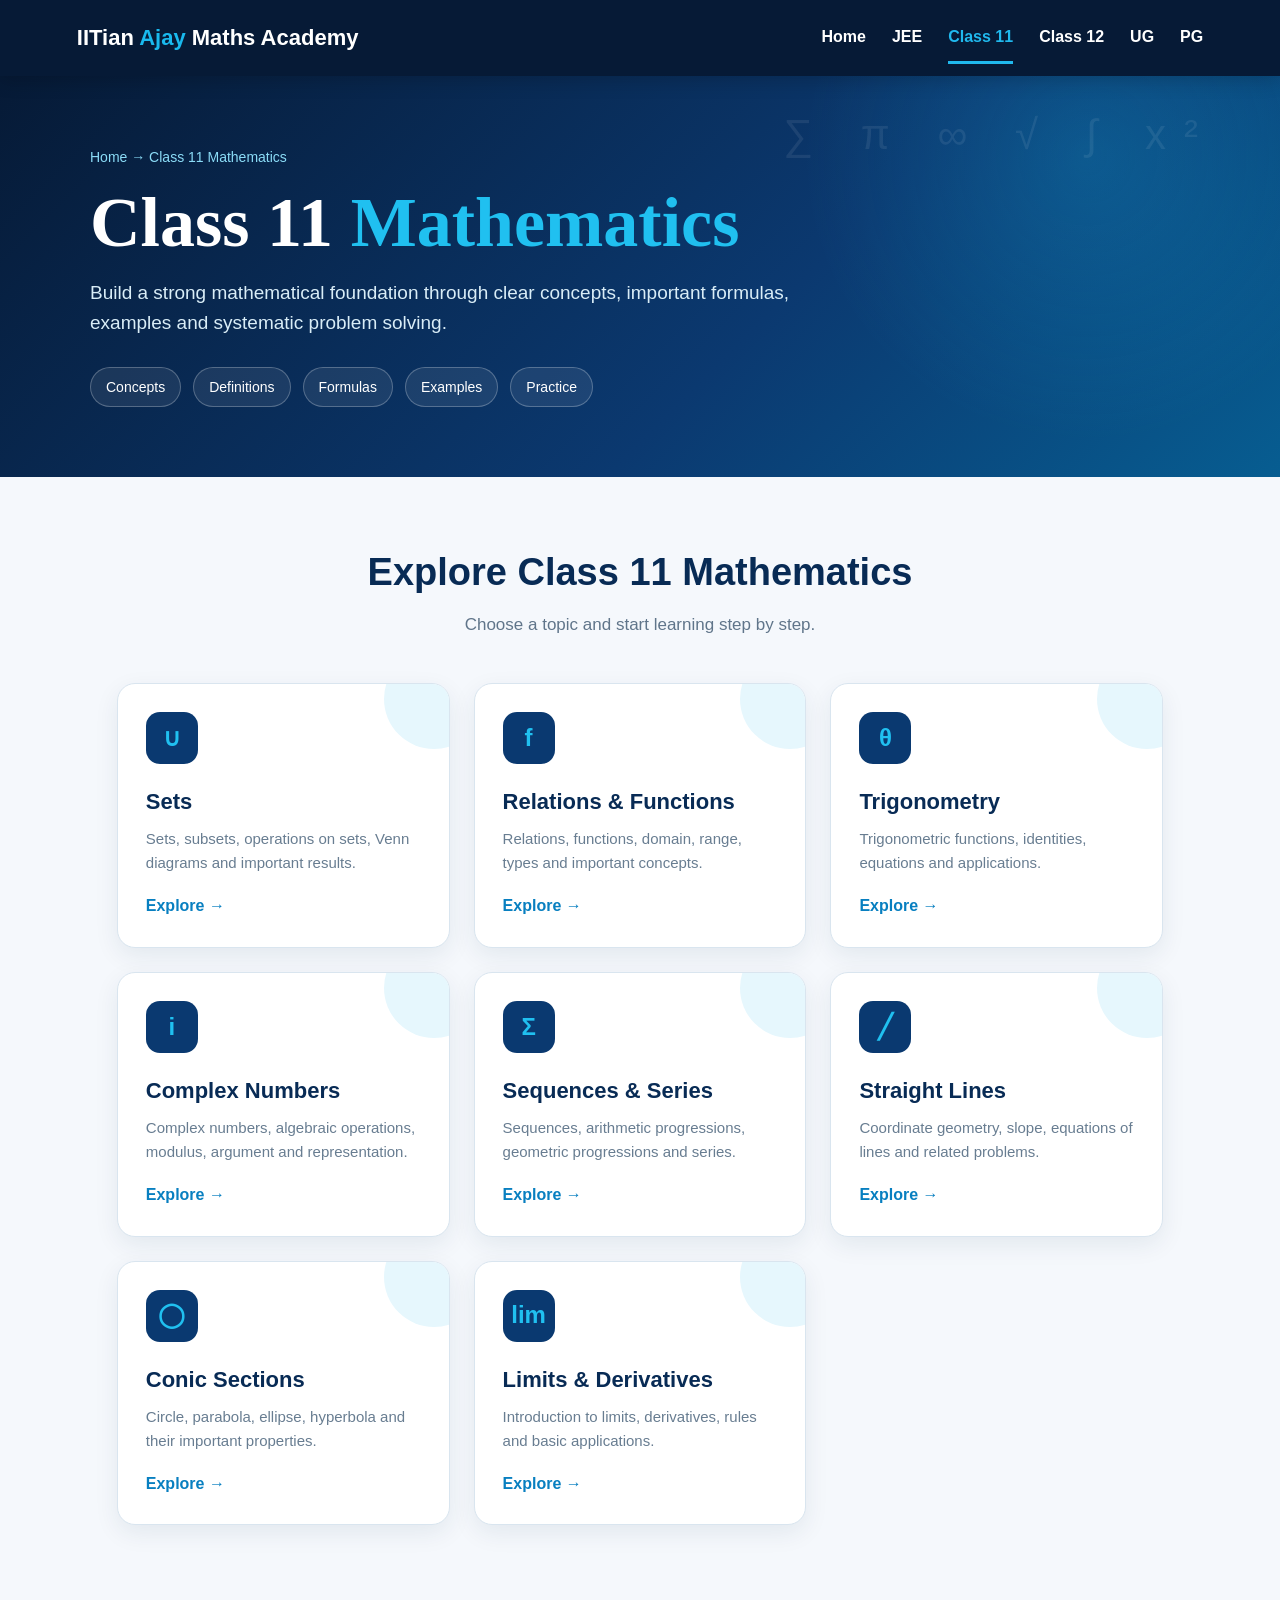
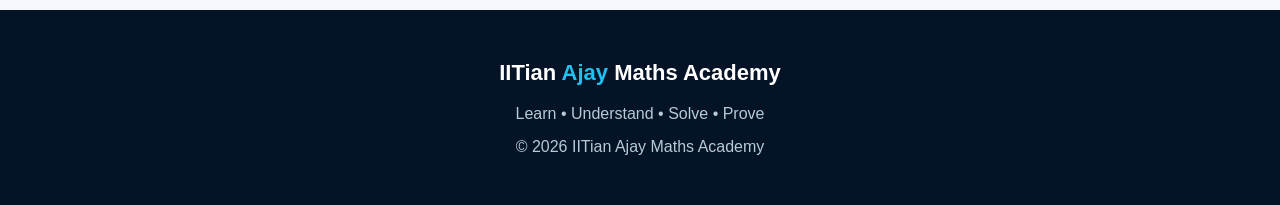
<file: class11.html>
<!doctype html>
<html lang="en">

<head>
  <meta charset="utf-8">
  <meta name="viewport" content="width=device-width, initial-scale=1">

  <title>Class 11 Mathematics | IITian Ajay Maths Academy</title>

  <style>
    * {
      box-sizing: border-box;
      margin: 0;
      padding: 0;
    }

    body {
      font-family: Arial, Helvetica, sans-serif;
      background: #f5f8fc;
      color: #102a43;
      line-height: 1.6;
    }

    /* NAVBAR */
    .level-nav {
      background: #061a36;
      min-height: 76px;
      display: flex;
      align-items: center;
      justify-content: space-between;
      padding: 10px 6%;
      box-shadow: 0 4px 18px rgba(0,0,0,.18);
      position: sticky;
      top: 0;
      z-index: 100;
    }

    .level-brand {
      color: white;
      text-decoration: none;
      font-size: 22px;
      font-weight: 700;
      white-space: nowrap;
    }

    .level-brand span {
      color: #19b9ee;
    }

    .level-links {
      display: flex;
      gap: 26px;
      align-items: center;
    }

    .level-links a {
      color: white;
      text-decoration: none;
      font-weight: 600;
      font-size: 16px;
      padding: 12px 0;
      border-bottom: 3px solid transparent;
    }

    .level-links a:hover,
    .level-links a.active {
      color: #20b9ee;
      border-bottom-color: #20b9ee;
    }

    /* HERO */
    .level-hero {
      background:
        radial-gradient(circle at 85% 20%, rgba(25,185,238,.20), transparent 25%),
        linear-gradient(135deg, #061a36, #0b3970 60%, #075d91);
      color: white;
      padding: 70px 6%;
      position: relative;
      overflow: hidden;
    }

    .level-hero::before {
      content: "∑   π   ∞   √   ∫   x²";
      position: absolute;
      top: 25px;
      right: 5%;
      font-size: 42px;
      color: rgba(255,255,255,.08);
      letter-spacing: 18px;
    }

    .level-hero-content {
      max-width: 1100px;
      margin: auto;
    }

    .breadcrumb {
      color: #8bdcf7;
      font-size: 14px;
      margin-bottom: 18px;
    }

    .level-hero h1 {
      font-family: Georgia, serif;
      font-size: clamp(42px, 6vw, 70px);
      line-height: 1.05;
      margin-bottom: 18px;
    }

    .level-hero h1 span {
      color: #20c0f0;
    }

    .level-hero p {
      max-width: 750px;
      color: #d9edf7;
      font-size: 19px;
      margin-bottom: 28px;
    }

    .hero-tags {
      display: flex;
      flex-wrap: wrap;
      gap: 12px;
    }

    .hero-tags span {
      border: 1px solid rgba(255,255,255,.25);
      background: rgba(255,255,255,.08);
      padding: 8px 15px;
      border-radius: 30px;
      font-size: 14px;
    }

    /* CONTENT */
    .level-content {
      max-width: 1200px;
      margin: auto;
      padding: 65px 6%;
    }

    .section-heading {
      text-align: center;
      margin-bottom: 45px;
    }

    .section-heading h2 {
      font-size: 38px;
      color: #082b55;
      margin-bottom: 8px;
    }

    .section-heading p {
      color: #60758a;
      font-size: 17px;
    }

    /* TOPICS */
    .topic-grid {
      display: grid;
      grid-template-columns: repeat(3, 1fr);
      gap: 24px;
    }

    .topic-card {
      background: white;
      border-radius: 18px;
      padding: 28px;
      text-decoration: none;
      color: inherit;
      border: 1px solid #d9e5ef;
      box-shadow: 0 8px 25px rgba(10,45,80,.08);
      transition: .25s ease;
      position: relative;
      overflow: hidden;
    }

    .topic-card::after {
      content: "";
      position: absolute;
      width: 100px;
      height: 100px;
      background: #e6f7fd;
      border-radius: 50%;
      right: -35px;
      top: -35px;
    }

    .topic-card:hover {
      transform: translateY(-7px);
      box-shadow: 0 15px 35px rgba(10,45,80,.15);
      border-color: #19b9ee;
    }

    .topic-icon {
      width: 52px;
      height: 52px;
      border-radius: 14px;
      background: #0a3970;
      color: #20c0f0;
      display: flex;
      align-items: center;
      justify-content: center;
      font-size: 24px;
      font-weight: bold;
      margin-bottom: 20px;
      position: relative;
      z-index: 2;
    }

    .topic-card h3 {
      color: #082b55;
      font-size: 22px;
      margin-bottom: 8px;
      position: relative;
      z-index: 2;
    }

    .topic-card p {
      color: #687d91;
      font-size: 15px;
      margin-bottom: 18px;
      position: relative;
      z-index: 2;
    }

    .topic-arrow {
      color: #087fc0;
      font-size: 16px;
      font-weight: bold;
      position: relative;
      z-index: 2;
    }

    /* FOOTER */
    .level-footer {
      background: #041326;
      color: white;
      text-align: center;
      padding: 45px 20px;
      margin-top: 20px;
    }

    .level-footer h3 {
      font-size: 22px;
      margin-bottom: 10px;
    }

    .level-footer h3 span {
      color: #20c0f0;
    }

    .level-footer p {
      color: #b9c9d8;
      margin-top: 8px;
    }

    /* MOBILE */
    @media (max-width: 850px) {

      .level-nav {
        overflow-x: auto;
        justify-content: flex-start;
        gap: 35px;
      }

      .level-links {
        flex-shrink: 0;
        gap: 22px;
      }

      .topic-grid {
        grid-template-columns: repeat(2, 1fr);
      }
    }

    @media (max-width: 600px) {

      .level-brand {
        font-size: 18px;
      }

      .level-links a {
        font-size: 14px;
      }

      .level-hero {
        padding: 55px 6%;
      }

      .level-hero h1 {
        font-size: 42px;
      }

      .level-hero p {
        font-size: 16px;
      }

      .topic-grid {
        grid-template-columns: 1fr;
      }

      .level-content {
        padding: 45px 5%;
      }

      .section-heading h2 {
        font-size: 30px;
      }
    }
  </style>
</head>

<body>

  <!-- NAVBAR -->
  <nav class="level-nav">

    <a href="index.html" class="level-brand">
      IITian <span>Ajay</span> Maths Academy
    </a>

    <div class="level-links">
      <a href="index.html">Home</a>
      <a href="jee.html">JEE</a>
      <a href="class11.html" class="active">Class 11</a>
      <a href="class12.html">Class 12</a>
      <a href="ug.html">UG</a>
      <a href="pg.html">PG</a>
    </div>

  </nav>


  <!-- HERO -->
  <header class="level-hero">

    <div class="level-hero-content">

      <div class="breadcrumb">
        Home → Class 11 Mathematics
      </div>

      <h1>
        Class 11 <span>Mathematics</span>
      </h1>

      <p>
        Build a strong mathematical foundation through clear concepts,
        important formulas, examples and systematic problem solving.
      </p>

      <div class="hero-tags">
        <span>Concepts</span>
        <span>Definitions</span>
        <span>Formulas</span>
        <span>Examples</span>
        <span>Practice</span>
      </div>

    </div>

  </header>


  <!-- TOPICS -->
  <main class="level-content">

    <div class="section-heading">
      <h2>Explore Class 11 Mathematics</h2>
      <p>
        Choose a topic and start learning step by step.
      </p>
    </div>


    <div class="topic-grid">

      <a class="topic-card"
         href="article.html?topic=Sets">

        <div class="topic-icon">∪</div>

        <h3>Sets</h3>

        <p>
          Sets, subsets, operations on sets,
          Venn diagrams and important results.
        </p>

        <div class="topic-arrow">Explore →</div>

      </a>


      <a class="topic-card"
         href="article.html?topic=Relations%20%26%20Functions">

        <div class="topic-icon">f</div>

        <h3>Relations & Functions</h3>

        <p>
          Relations, functions, domain, range,
          types and important concepts.
        </p>

        <div class="topic-arrow">Explore →</div>

      </a>


      <a class="topic-card"
         href="article.html?topic=Trigonometry">

        <div class="topic-icon">θ</div>

        <h3>Trigonometry</h3>

        <p>
          Trigonometric functions, identities,
          equations and applications.
        </p>

        <div class="topic-arrow">Explore →</div>

      </a>


      <a class="topic-card"
         href="article.html?topic=Complex%20Numbers">

        <div class="topic-icon">i</div>

        <h3>Complex Numbers</h3>

        <p>
          Complex numbers, algebraic operations,
          modulus, argument and representation.
        </p>

        <div class="topic-arrow">Explore →</div>

      </a>


      <a class="topic-card"
         href="article.html?topic=Sequences%20%26%20Series">

        <div class="topic-icon">Σ</div>

        <h3>Sequences & Series</h3>

        <p>
          Sequences, arithmetic progressions,
          geometric progressions and series.
        </p>

        <div class="topic-arrow">Explore →</div>

      </a>


      <a class="topic-card"
         href="article.html?topic=Straight%20Lines">

        <div class="topic-icon">╱</div>

        <h3>Straight Lines</h3>

        <p>
          Coordinate geometry, slope, equations
          of lines and related problems.
        </p>

        <div class="topic-arrow">Explore →</div>

      </a>


      <a class="topic-card"
         href="article.html?topic=Conic%20Sections">

        <div class="topic-icon">◯</div>

        <h3>Conic Sections</h3>

        <p>
          Circle, parabola, ellipse, hyperbola
          and their important properties.
        </p>

        <div class="topic-arrow">Explore →</div>

      </a>


      <a class="topic-card"
         href="article.html?topic=Limits%20%26%20Derivatives">

        <div class="topic-icon">lim</div>

        <h3>Limits & Derivatives</h3>

        <p>
          Introduction to limits, derivatives,
          rules and basic applications.
        </p>

        <div class="topic-arrow">Explore →</div>

      </a>

    </div>

  </main>


  <!-- FOOTER -->
  <footer class="level-footer">

    <h3>
      IITian <span>Ajay</span> Maths Academy
    </h3>

    <p>
      Learn • Understand • Solve • Prove
    </p>

    <p>
      © 2026 IITian Ajay Maths Academy
    </p>

  </footer>

</body>
</html>
</file>
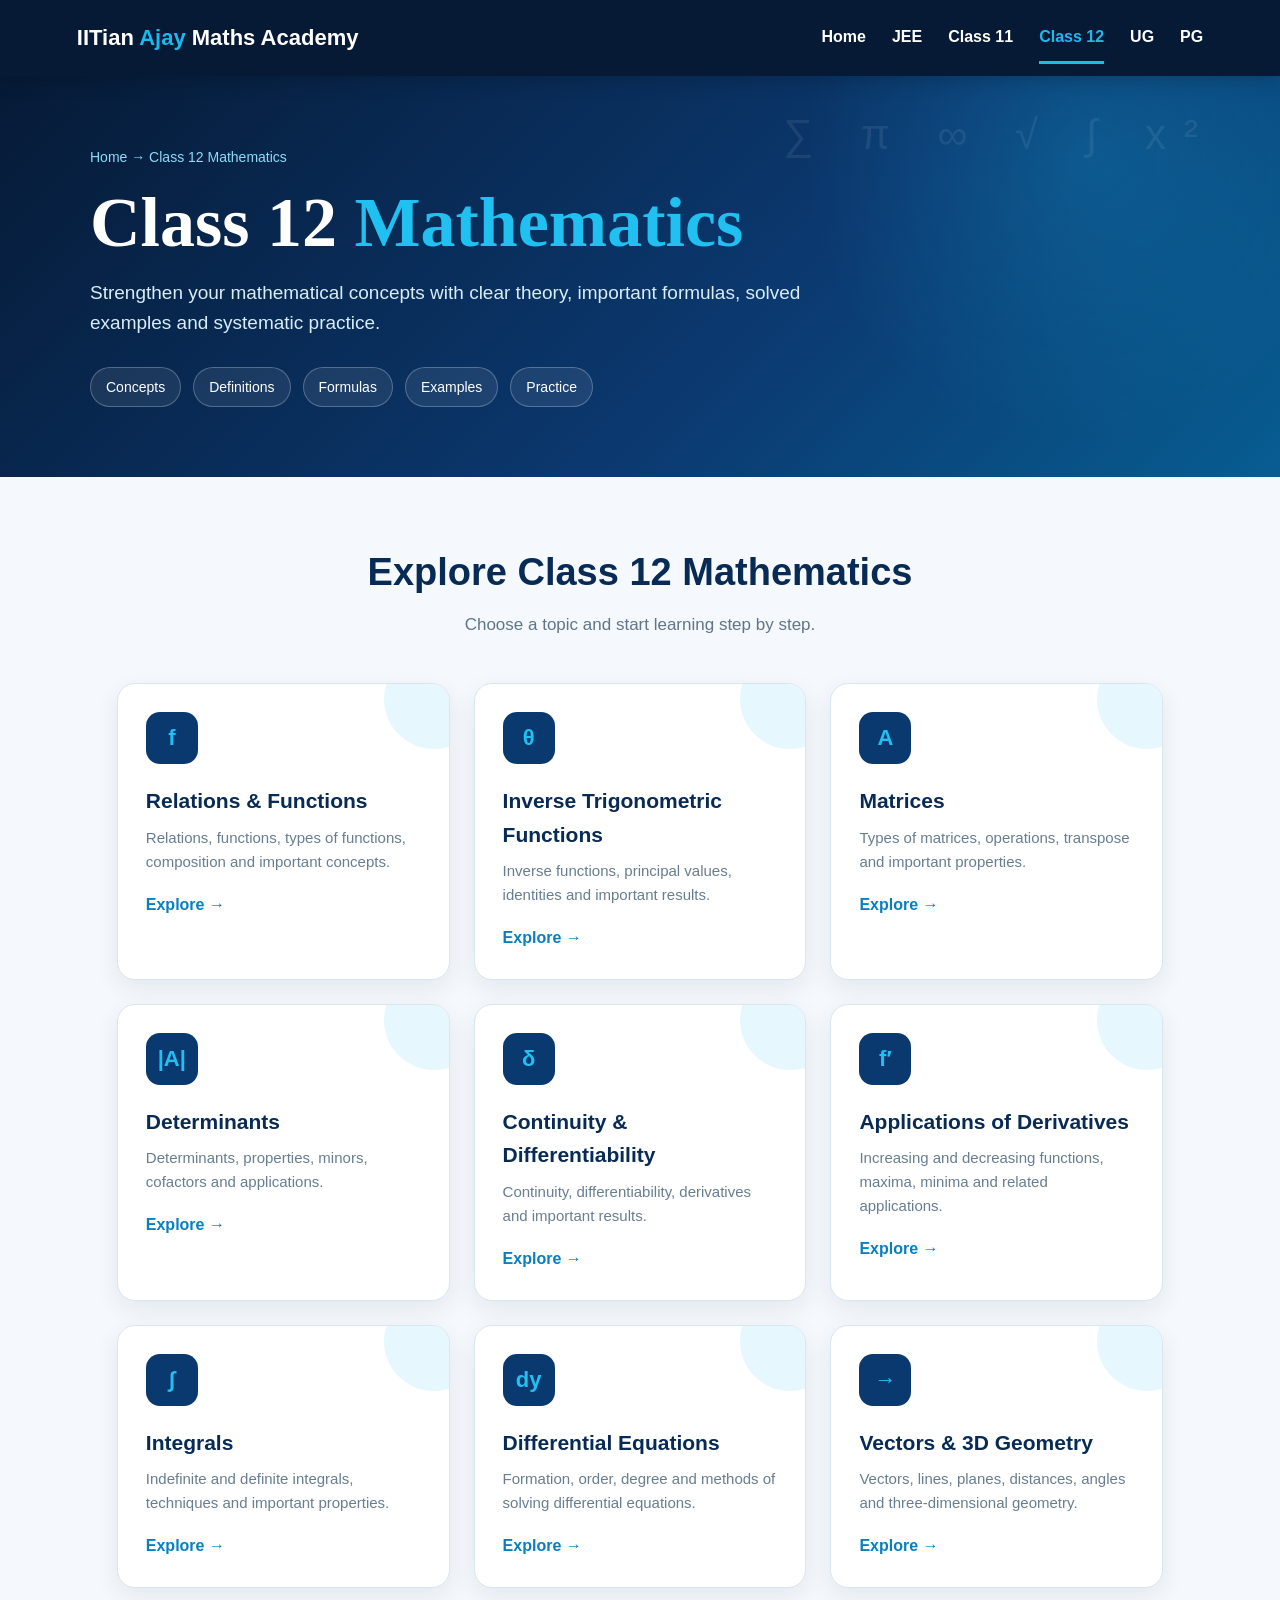
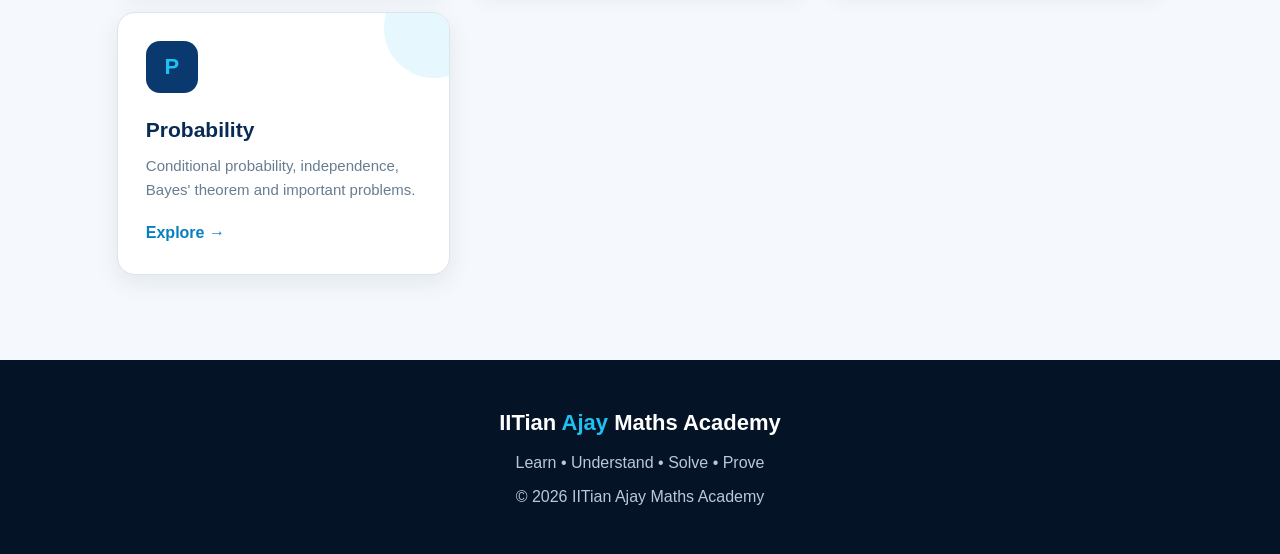
<file: class12.html>
<!doctype html>
<html lang="en">

<head>
  <meta charset="utf-8">
  <meta name="viewport" content="width=device-width, initial-scale=1">

  <title>Class 12 Mathematics | IITian Ajay Maths Academy</title>

  <style>
    * {
      box-sizing: border-box;
      margin: 0;
      padding: 0;
    }

    body {
      font-family: Arial, Helvetica, sans-serif;
      background: #f5f8fc;
      color: #102a43;
      line-height: 1.6;
    }

    /* NAVBAR */
    .level-nav {
      background: #061a36;
      min-height: 76px;
      display: flex;
      align-items: center;
      justify-content: space-between;
      padding: 10px 6%;
      box-shadow: 0 4px 18px rgba(0,0,0,.18);
      position: sticky;
      top: 0;
      z-index: 100;
    }

    .level-brand {
      color: white;
      text-decoration: none;
      font-size: 22px;
      font-weight: 700;
      white-space: nowrap;
    }

    .level-brand span {
      color: #19b9ee;
    }

    .level-links {
      display: flex;
      gap: 26px;
      align-items: center;
    }

    .level-links a {
      color: white;
      text-decoration: none;
      font-weight: 600;
      font-size: 16px;
      padding: 12px 0;
      border-bottom: 3px solid transparent;
    }

    .level-links a:hover,
    .level-links a.active {
      color: #20b9ee;
      border-bottom-color: #20b9ee;
    }

    /* HERO */
    .level-hero {
      background:
        radial-gradient(circle at 85% 20%, rgba(25,185,238,.20), transparent 25%),
        linear-gradient(135deg, #061a36, #0b3970 60%, #075d91);
      color: white;
      padding: 70px 6%;
      position: relative;
      overflow: hidden;
    }

    .level-hero::before {
      content: "∑   π   ∞   √   ∫   x²";
      position: absolute;
      top: 25px;
      right: 5%;
      font-size: 42px;
      color: rgba(255,255,255,.08);
      letter-spacing: 18px;
    }

    .level-hero-content {
      max-width: 1100px;
      margin: auto;
    }

    .breadcrumb {
      color: #8bdcf7;
      font-size: 14px;
      margin-bottom: 18px;
    }

    .level-hero h1 {
      font-family: Georgia, serif;
      font-size: clamp(42px, 6vw, 70px);
      line-height: 1.05;
      margin-bottom: 18px;
    }

    .level-hero h1 span {
      color: #20c0f0;
    }

    .level-hero p {
      max-width: 750px;
      color: #d9edf7;
      font-size: 19px;
      margin-bottom: 28px;
    }

    .hero-tags {
      display: flex;
      flex-wrap: wrap;
      gap: 12px;
    }

    .hero-tags span {
      border: 1px solid rgba(255,255,255,.25);
      background: rgba(255,255,255,.08);
      padding: 8px 15px;
      border-radius: 30px;
      font-size: 14px;
    }

    /* CONTENT */
    .level-content {
      max-width: 1200px;
      margin: auto;
      padding: 65px 6%;
    }

    .section-heading {
      text-align: center;
      margin-bottom: 45px;
    }

    .section-heading h2 {
      font-size: 38px;
      color: #082b55;
      margin-bottom: 8px;
    }

    .section-heading p {
      color: #60758a;
      font-size: 17px;
    }

    /* TOPICS */
    .topic-grid {
      display: grid;
      grid-template-columns: repeat(3, 1fr);
      gap: 24px;
    }

    .topic-card {
      background: white;
      border-radius: 18px;
      padding: 28px;
      text-decoration: none;
      color: inherit;
      border: 1px solid #d9e5ef;
      box-shadow: 0 8px 25px rgba(10,45,80,.08);
      transition: .25s ease;
      position: relative;
      overflow: hidden;
    }

    .topic-card::after {
      content: "";
      position: absolute;
      width: 100px;
      height: 100px;
      background: #e6f7fd;
      border-radius: 50%;
      right: -35px;
      top: -35px;
    }

    .topic-card:hover {
      transform: translateY(-7px);
      box-shadow: 0 15px 35px rgba(10,45,80,.15);
      border-color: #19b9ee;
    }

    .topic-icon {
      width: 52px;
      height: 52px;
      border-radius: 14px;
      background: #0a3970;
      color: #20c0f0;
      display: flex;
      align-items: center;
      justify-content: center;
      font-size: 22px;
      font-weight: bold;
      margin-bottom: 20px;
      position: relative;
      z-index: 2;
    }

    .topic-card h3 {
      color: #082b55;
      font-size: 21px;
      margin-bottom: 8px;
      position: relative;
      z-index: 2;
    }

    .topic-card p {
      color: #687d91;
      font-size: 15px;
      margin-bottom: 18px;
      position: relative;
      z-index: 2;
    }

    .topic-arrow {
      color: #087fc0;
      font-size: 16px;
      font-weight: bold;
      position: relative;
      z-index: 2;
    }

    /* FOOTER */
    .level-footer {
      background: #041326;
      color: white;
      text-align: center;
      padding: 45px 20px;
      margin-top: 20px;
    }

    .level-footer h3 {
      font-size: 22px;
      margin-bottom: 10px;
    }

    .level-footer h3 span {
      color: #20c0f0;
    }

    .level-footer p {
      color: #b9c9d8;
      margin-top: 8px;
    }

    /* MOBILE */
    @media (max-width: 850px) {

      .level-nav {
        overflow-x: auto;
        justify-content: flex-start;
        gap: 35px;
      }

      .level-links {
        flex-shrink: 0;
        gap: 22px;
      }

      .topic-grid {
        grid-template-columns: repeat(2, 1fr);
      }
    }

    @media (max-width: 600px) {

      .level-brand {
        font-size: 18px;
      }

      .level-links a {
        font-size: 14px;
      }

      .level-hero {
        padding: 55px 6%;
      }

      .level-hero h1 {
        font-size: 42px;
      }

      .level-hero p {
        font-size: 16px;
      }

      .topic-grid {
        grid-template-columns: 1fr;
      }

      .level-content {
        padding: 45px 5%;
      }

      .section-heading h2 {
        font-size: 30px;
      }
    }
  </style>
</head>

<body>

  <!-- NAVBAR -->
  <nav class="level-nav">

    <a href="index.html" class="level-brand">
      IITian <span>Ajay</span> Maths Academy
    </a>

    <div class="level-links">
      <a href="index.html">Home</a>
      <a href="jee.html">JEE</a>
      <a href="class11.html">Class 11</a>
      <a href="class12.html" class="active">Class 12</a>
      <a href="ug.html">UG</a>
      <a href="pg.html">PG</a>
    </div>

  </nav>


  <!-- HERO -->
  <header class="level-hero">

    <div class="level-hero-content">

      <div class="breadcrumb">
        Home → Class 12 Mathematics
      </div>

      <h1>
        Class 12 <span>Mathematics</span>
      </h1>

      <p>
        Strengthen your mathematical concepts with clear theory,
        important formulas, solved examples and systematic practice.
      </p>

      <div class="hero-tags">
        <span>Concepts</span>
        <span>Definitions</span>
        <span>Formulas</span>
        <span>Examples</span>
        <span>Practice</span>
      </div>

    </div>

  </header>


  <!-- TOPICS -->
  <main class="level-content">

    <div class="section-heading">
      <h2>Explore Class 12 Mathematics</h2>
      <p>
        Choose a topic and start learning step by step.
      </p>
    </div>


    <div class="topic-grid">

      <a class="topic-card"
         href="article.html?topic=Relations%20%26%20Functions">

        <div class="topic-icon">f</div>

        <h3>Relations & Functions</h3>

        <p>
          Relations, functions, types of functions,
          composition and important concepts.
        </p>

        <div class="topic-arrow">Explore →</div>

      </a>


      <a class="topic-card"
         href="article.html?topic=Inverse%20Trigonometric%20Functions">

        <div class="topic-icon">θ</div>

        <h3>Inverse Trigonometric Functions</h3>

        <p>
          Inverse functions, principal values,
          identities and important results.
        </p>

        <div class="topic-arrow">Explore →</div>

      </a>


      <a class="topic-card"
         href="article.html?topic=Matrices">

        <div class="topic-icon">A</div>

        <h3>Matrices</h3>

        <p>
          Types of matrices, operations,
          transpose and important properties.
        </p>

        <div class="topic-arrow">Explore →</div>

      </a>


      <a class="topic-card"
         href="article.html?topic=Determinants">

        <div class="topic-icon">|A|</div>

        <h3>Determinants</h3>

        <p>
          Determinants, properties, minors,
          cofactors and applications.
        </p>

        <div class="topic-arrow">Explore →</div>

      </a>


      <a class="topic-card"
         href="article.html?topic=Continuity%20%26%20Differentiability">

        <div class="topic-icon">δ</div>

        <h3>Continuity & Differentiability</h3>

        <p>
          Continuity, differentiability,
          derivatives and important results.
        </p>

        <div class="topic-arrow">Explore →</div>

      </a>


      <a class="topic-card"
         href="article.html?topic=Applications%20of%20Derivatives">

        <div class="topic-icon">f′</div>

        <h3>Applications of Derivatives</h3>

        <p>
          Increasing and decreasing functions,
          maxima, minima and related applications.
        </p>

        <div class="topic-arrow">Explore →</div>

      </a>


      <a class="topic-card"
         href="article.html?topic=Integrals">

        <div class="topic-icon">∫</div>

        <h3>Integrals</h3>

        <p>
          Indefinite and definite integrals,
          techniques and important properties.
        </p>

        <div class="topic-arrow">Explore →</div>

      </a>


      <a class="topic-card"
         href="article.html?topic=Differential%20Equations">

        <div class="topic-icon">dy</div>

        <h3>Differential Equations</h3>

        <p>
          Formation, order, degree and
          methods of solving differential equations.
        </p>

        <div class="topic-arrow">Explore →</div>

      </a>


      <a class="topic-card"
         href="article.html?topic=Vectors%20%26%203D%20Geometry">

        <div class="topic-icon">→</div>

        <h3>Vectors & 3D Geometry</h3>

        <p>
          Vectors, lines, planes, distances,
          angles and three-dimensional geometry.
        </p>

        <div class="topic-arrow">Explore →</div>

      </a>


      <a class="topic-card"
         href="article.html?topic=Probability">

        <div class="topic-icon">P</div>

        <h3>Probability</h3>

        <p>
          Conditional probability, independence,
          Bayes' theorem and important problems.
        </p>

        <div class="topic-arrow">Explore →</div>

      </a>

    </div>

  </main>


  <!-- FOOTER -->
  <footer class="level-footer">

    <h3>
      IITian <span>Ajay</span> Maths Academy
    </h3>

    <p>
      Learn • Understand • Solve • Prove
    </p>

    <p>
      © 2026 IITian Ajay Maths Academy
    </p>

  </footer>

</body>
</html>
</file>
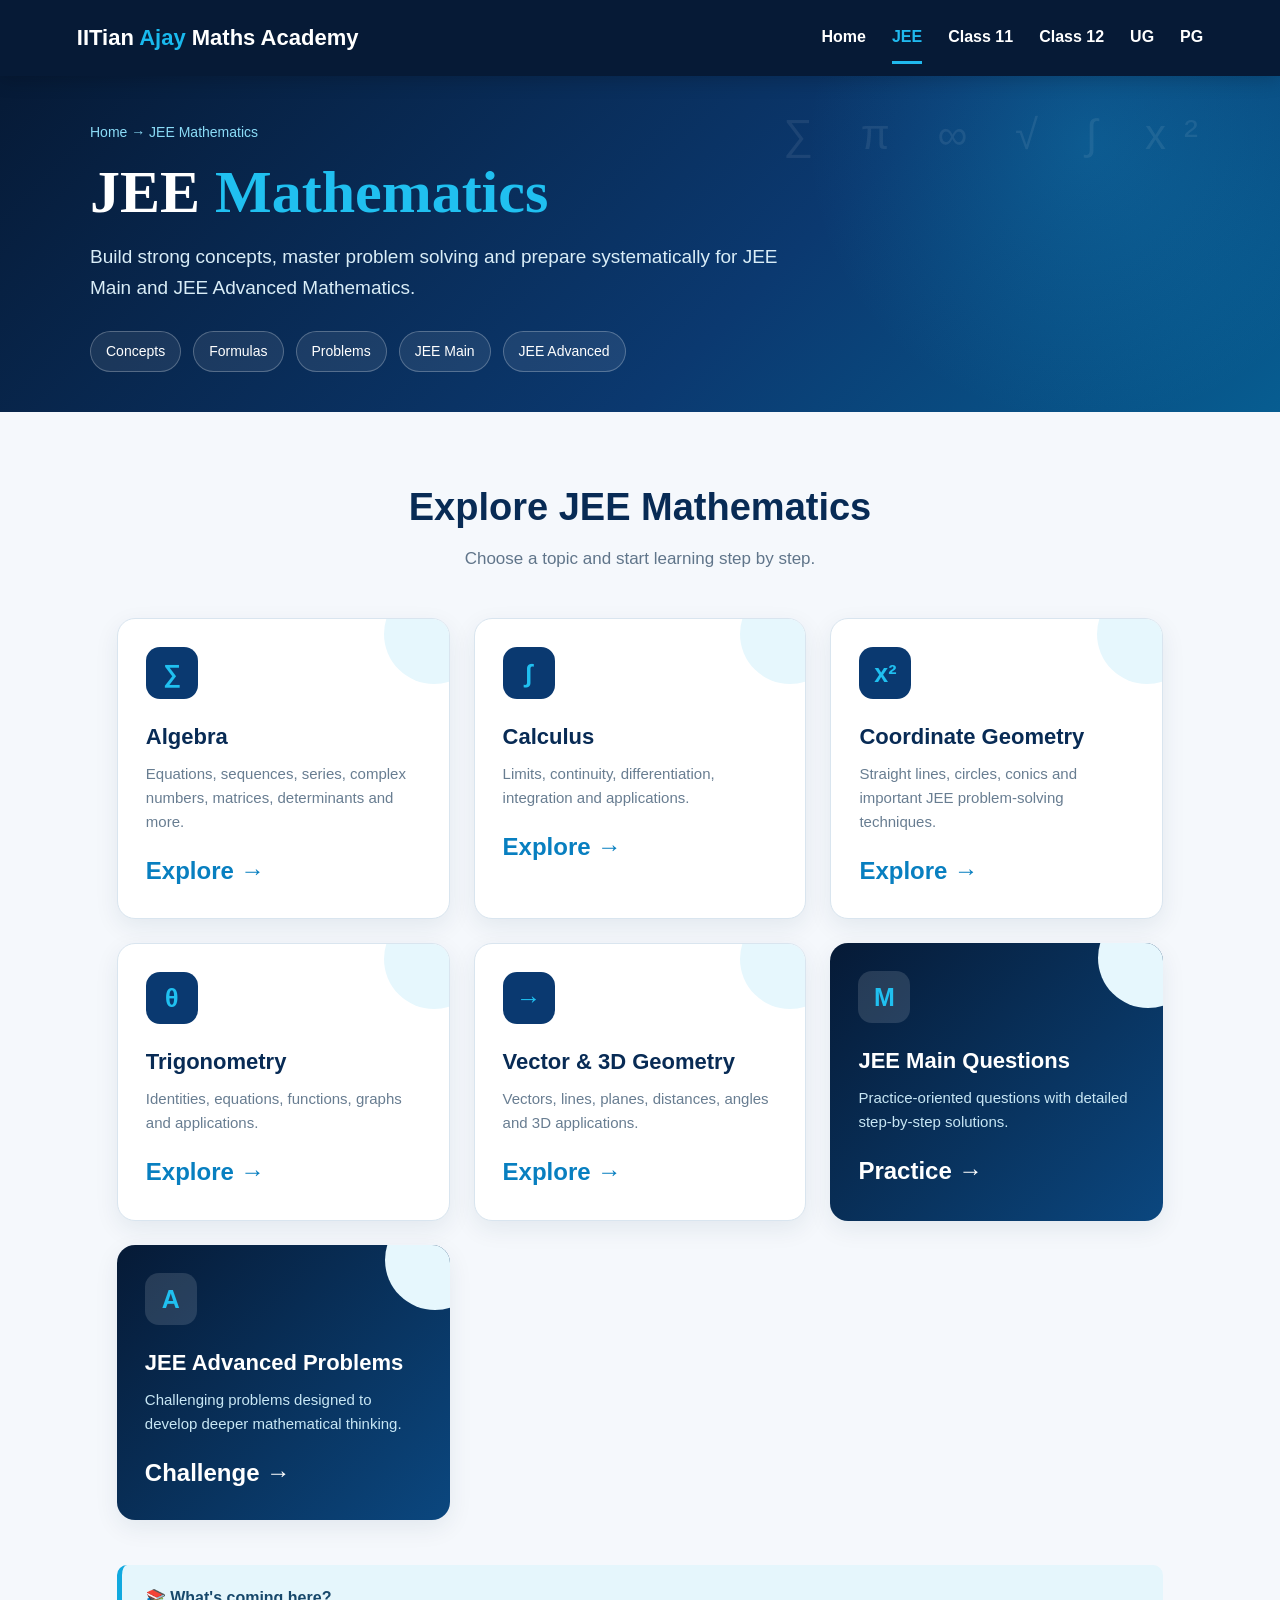
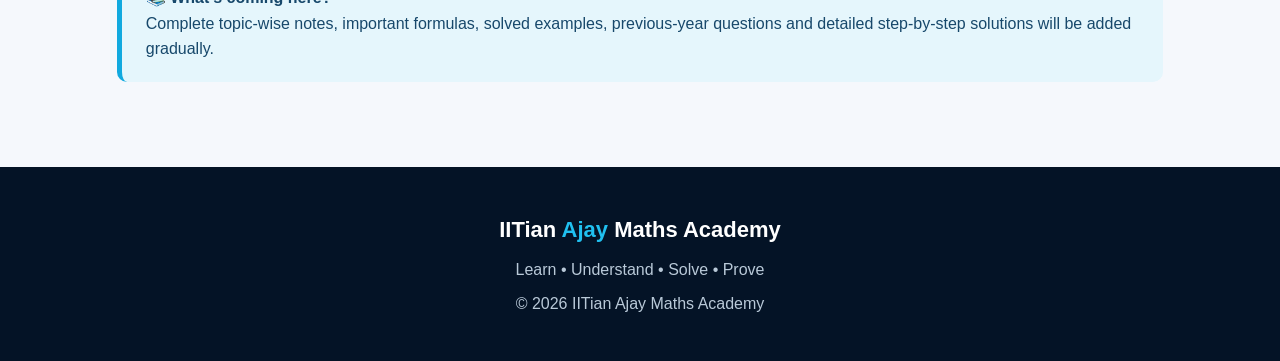
<file: jee.html>
<!doctype html>
<html lang="en">

<head>
  <meta charset="utf-8">
  <meta name="viewport" content="width=device-width, initial-scale=1">

  <title>JEE Mathematics | IITian Ajay Maths Academy</title>

  <style>
    * {
      box-sizing: border-box;
      margin: 0;
      padding: 0;
    }

    body {
      font-family: Arial, Helvetica, sans-serif;
      background: #f5f8fc;
      color: #102a43;
      line-height: 1.6;
    }

    /* NAVBAR */
    .jee-nav {
      background: #061a36;
      min-height: 76px;
      display: flex;
      align-items: center;
      justify-content: space-between;
      padding: 10px 6%;
      box-shadow: 0 4px 18px rgba(0,0,0,0.18);
      position: sticky;
      top: 0;
      z-index: 100;
    }

    .jee-brand {
      color: white;
      text-decoration: none;
      font-size: 22px;
      font-weight: 700;
      white-space: nowrap;
    }

    .jee-brand span {
      color: #19b9ee;
    }

    .jee-links {
      display: flex;
      gap: 26px;
      align-items: center;
    }

    .jee-links a {
      color: white;
      text-decoration: none;
      font-weight: 600;
      font-size: 16px;
      padding: 12px 0;
      border-bottom: 3px solid transparent;
    }

    .jee-links a:hover,
    .jee-links a.active {
      color: #20b9ee;
      border-bottom-color: #20b9ee;
    }

    /* HERO */
    .jee-hero {
      background:
        radial-gradient(circle at 85% 20%, rgba(25,185,238,.20), transparent 25%),
        linear-gradient(135deg, #061a36, #0b3970 60%, #075d91);
      color: white;
      padding: 45px 6% 40px;
      position: relative;
      overflow: hidden;
    }

    .jee-hero::before {
      content: "∑   π   ∞   √   ∫   x²";
      position: absolute;
      top: 25px;
      right: 5%;
      font-size: 42px;
      color: rgba(255,255,255,.08);
      letter-spacing: 18px;
    }

    .jee-hero-content {
      max-width: 1100px;
      margin: auto;
    }

    .breadcrumb {
      color: #8bdcf7;
      font-size: 14px;
      margin-bottom: 18px;
    }

    .jee-hero h1 {
      font-family: Georgia, serif;
      font-size: clamp(38px, 5vw, 60px);
      line-height: 1.05;
      margin-bottom: 18px;
    }

    .jee-hero h1 span {
      color: #20c0f0;
    }

    .jee-hero p {
      max-width: 720px;
      color: #d9edf7;
      font-size: 19px;
      margin-bottom: 28px;
    }

    .hero-tags {
      display: flex;
      flex-wrap: wrap;
      gap: 12px;
    }

    .hero-tags span {
      border: 1px solid rgba(255,255,255,.25);
      background: rgba(255,255,255,.08);
      padding: 8px 15px;
      border-radius: 30px;
      font-size: 14px;
    }

    /* CONTENT */
    .jee-content {
      max-width: 1200px;
      margin: auto;
      padding: 65px 6%;
    }

    .section-heading {
      text-align: center;
      margin-bottom: 45px;
    }

    .section-heading h2 {
      font-size: 38px;
      color: #082b55;
      margin-bottom: 8px;
    }

    .section-heading p {
      color: #60758a;
      font-size: 17px;
    }

    /* TOPIC GRID */
    .topic-grid {
      display: grid;
      grid-template-columns: repeat(3, 1fr);
      gap: 24px;
    }

    .topic-card {
      background: white;
      border-radius: 18px;
      padding: 28px;
      text-decoration: none;
      color: inherit;
      border: 1px solid #d9e5ef;
      box-shadow: 0 8px 25px rgba(10,45,80,.08);
      transition: .25s ease;
      position: relative;
      overflow: hidden;
    }

    .topic-card::after {
      content: "";
      position: absolute;
      width: 100px;
      height: 100px;
      background: #e6f7fd;
      border-radius: 50%;
      right: -35px;
      top: -35px;
    }

    .topic-card:hover {
      transform: translateY(-7px);
      box-shadow: 0 15px 35px rgba(10,45,80,.15);
      border-color: #19b9ee;
    }

    .topic-icon {
      width: 52px;
      height: 52px;
      border-radius: 14px;
      background: #0a3970;
      color: #20c0f0;
      display: flex;
      align-items: center;
      justify-content: center;
      font-size: 25px;
      font-weight: bold;
      margin-bottom: 20px;
      position: relative;
      z-index: 2;
    }

    .topic-card h3 {
      color: #082b55;
      font-size: 22px;
      margin-bottom: 8px;
      position: relative;
      z-index: 2;
    }

    .topic-card p {
      color: #687d91;
      font-size: 15px;
      margin-bottom: 18px;
      position: relative;
      z-index: 2;
    }

    .topic-arrow {
      color: #087fc0;
      font-size: 24px;
      font-weight: bold;
      position: relative;
      z-index: 2;
    }

    /* SPECIAL JEE CARDS */
    .exam-card {
      background: linear-gradient(135deg, #061a36, #0b477f);
      color: white;
      border: none;
    }

    .exam-card h3,
    .exam-card .topic-arrow {
      color: white;
    }

    .exam-card p {
      color: #c7e6f4;
    }

    .exam-card .topic-icon {
      background: rgba(255,255,255,.13);
      color: #20c0f0;
    }

    /* NOTICE */
    .jee-notice {
      margin-top: 45px;
      background: #e5f6fc;
      border-left: 5px solid #11a9df;
      padding: 20px 24px;
      border-radius: 10px;
      color: #17486b;
    }

    /* FOOTER */
    .jee-footer {
      background: #041326;
      color: white;
      text-align: center;
      padding: 45px 20px;
      margin-top: 20px;
    }

    .jee-footer h3 {
      font-size: 22px;
      margin-bottom: 10px;
    }

    .jee-footer h3 span {
      color: #20c0f0;
    }

    .jee-footer p {
      color: #b9c9d8;
      margin-top: 8px;
    }

    /* MOBILE */
    @media (max-width: 850px) {

      .jee-nav {
        overflow-x: auto;
        justify-content: flex-start;
        gap: 35px;
      }

      .jee-links {
        flex-shrink: 0;
        gap: 22px;
      }

      .topic-grid {
        grid-template-columns: repeat(2, 1fr);
      }

      .jee-hero {
        padding: 40px 6%;
      }
    }

    @media (max-width: 600px) {

      .jee-brand {
        font-size: 18px;
      }

      .jee-links a {
        font-size: 14px;
      }

      .jee-hero h1 {
        font-size: 42px;
      }

      .jee-hero p {
        font-size: 16px;
      }

      .topic-grid {
        grid-template-columns: 1fr;
      }

      .jee-content {
        padding: 45px 5%;
      }

      .section-heading h2 {
        font-size: 30px;
      }
    }
  </style>
</head>

<body>

  <!-- NAVBAR -->
  <nav class="jee-nav">

    <a href="index.html" class="jee-brand">
      IITian <span>Ajay</span> Maths Academy
    </a>

    <div class="jee-links">
      <a href="index.html">Home</a>
      <a href="jee.html" class="active">JEE</a>
      <a href="class11.html">Class 11</a>
      <a href="class12.html">Class 12</a>
      <a href="ug.html">UG</a>
      <a href="pg.html">PG</a>
    </div>

  </nav>


  <!-- HERO -->
  <header class="jee-hero">

    <div class="jee-hero-content">

      <div class="breadcrumb">
        Home → JEE Mathematics
      </div>

      <h1>
        JEE <span>Mathematics</span>
      </h1>

      <p>
        Build strong concepts, master problem solving and prepare
        systematically for JEE Main and JEE Advanced Mathematics.
      </p>

      <div class="hero-tags">
        <span>Concepts</span>
        <span>Formulas</span>
        <span>Problems</span>
        <span>JEE Main</span>
        <span>JEE Advanced</span>
      </div>

    </div>

  </header>


  <!-- TOPICS -->
  <main class="jee-content">

    <div class="section-heading">
      <h2>Explore JEE Mathematics</h2>
      <p>
        Choose a topic and start learning step by step.
      </p>
    </div>


    <div class="topic-grid">

      <a class="topic-card" href="article.html?topic=Algebra">

        <div class="topic-icon">∑</div>

        <h3>Algebra</h3>

        <p>
          Equations, sequences, series, complex numbers,
          matrices, determinants and more.
        </p>

        <div class="topic-arrow">Explore →</div>

      </a>


      <a class="topic-card" href="article.html?topic=Calculus">
        <div class="topic-icon">∫</div>

        <h3>Calculus</h3>

        <p>
          Limits, continuity, differentiation,
          integration and applications.
        </p>

        <div class="topic-arrow">Explore →</div>

      </a>


      <a class="topic-card" href="article.html?topic=Coordinate%20Geometry">
        <div class="topic-icon">x²</div>

        <h3>Coordinate Geometry</h3>

        <p>
          Straight lines, circles, conics and
          important JEE problem-solving techniques.
        </p>

        <div class="topic-arrow">Explore →</div>

      </a>


      <a class="topic-card" href="article.html?topic=Trigonometry">
        <div class="topic-icon">θ</div>

        <h3>Trigonometry</h3>

        <p>
          Identities, equations, functions,
          graphs and applications.
        </p>

        <div class="topic-arrow">Explore →</div>

      </a>


      <a class="topic-card" href="article.html?topic=Vector%20%26%203D%20Geometry">

        <div class="topic-icon">→</div>

        <h3>Vector & 3D Geometry</h3>

        <p>
          Vectors, lines, planes, distances,
          angles and 3D applications.
        </p>

        <div class="topic-arrow">Explore →</div>

      </a>


      <a class="topic-card exam-card"
         href="article.html?topic=JEE%20Advanced%20Problems">

        <div class="topic-icon">M</div>

        <h3>JEE Main Questions</h3>

        <p>
          Practice-oriented questions with
          detailed step-by-step solutions.
        </p>

        <div class="topic-arrow">Practice →</div>

      </a>


      <a class="topic-card exam-card"
         href="article.html?topic=JEE%20Advanced%20Problems">

        <div class="topic-icon">A</div>

        <h3>JEE Advanced Problems</h3>

        <p>
          Challenging problems designed to develop
          deeper mathematical thinking.
        </p>

        <div class="topic-arrow">Challenge →</div>

      </a>

    </div>


    <div class="jee-notice">
      <strong>📚 What's coming here?</strong><br>
      Complete topic-wise notes, important formulas,
      solved examples, previous-year questions and
      detailed step-by-step solutions will be added gradually.
    </div>

  </main>


  <!-- FOOTER -->
  <footer class="jee-footer">

    <h3>
      IITian <span>Ajay</span> Maths Academy
    </h3>

    <p>
      Learn • Understand • Solve • Prove
    </p>

    <p>
      © 2026 IITian Ajay Maths Academy
    </p>

  </footer>

</body>
</html>
</file>
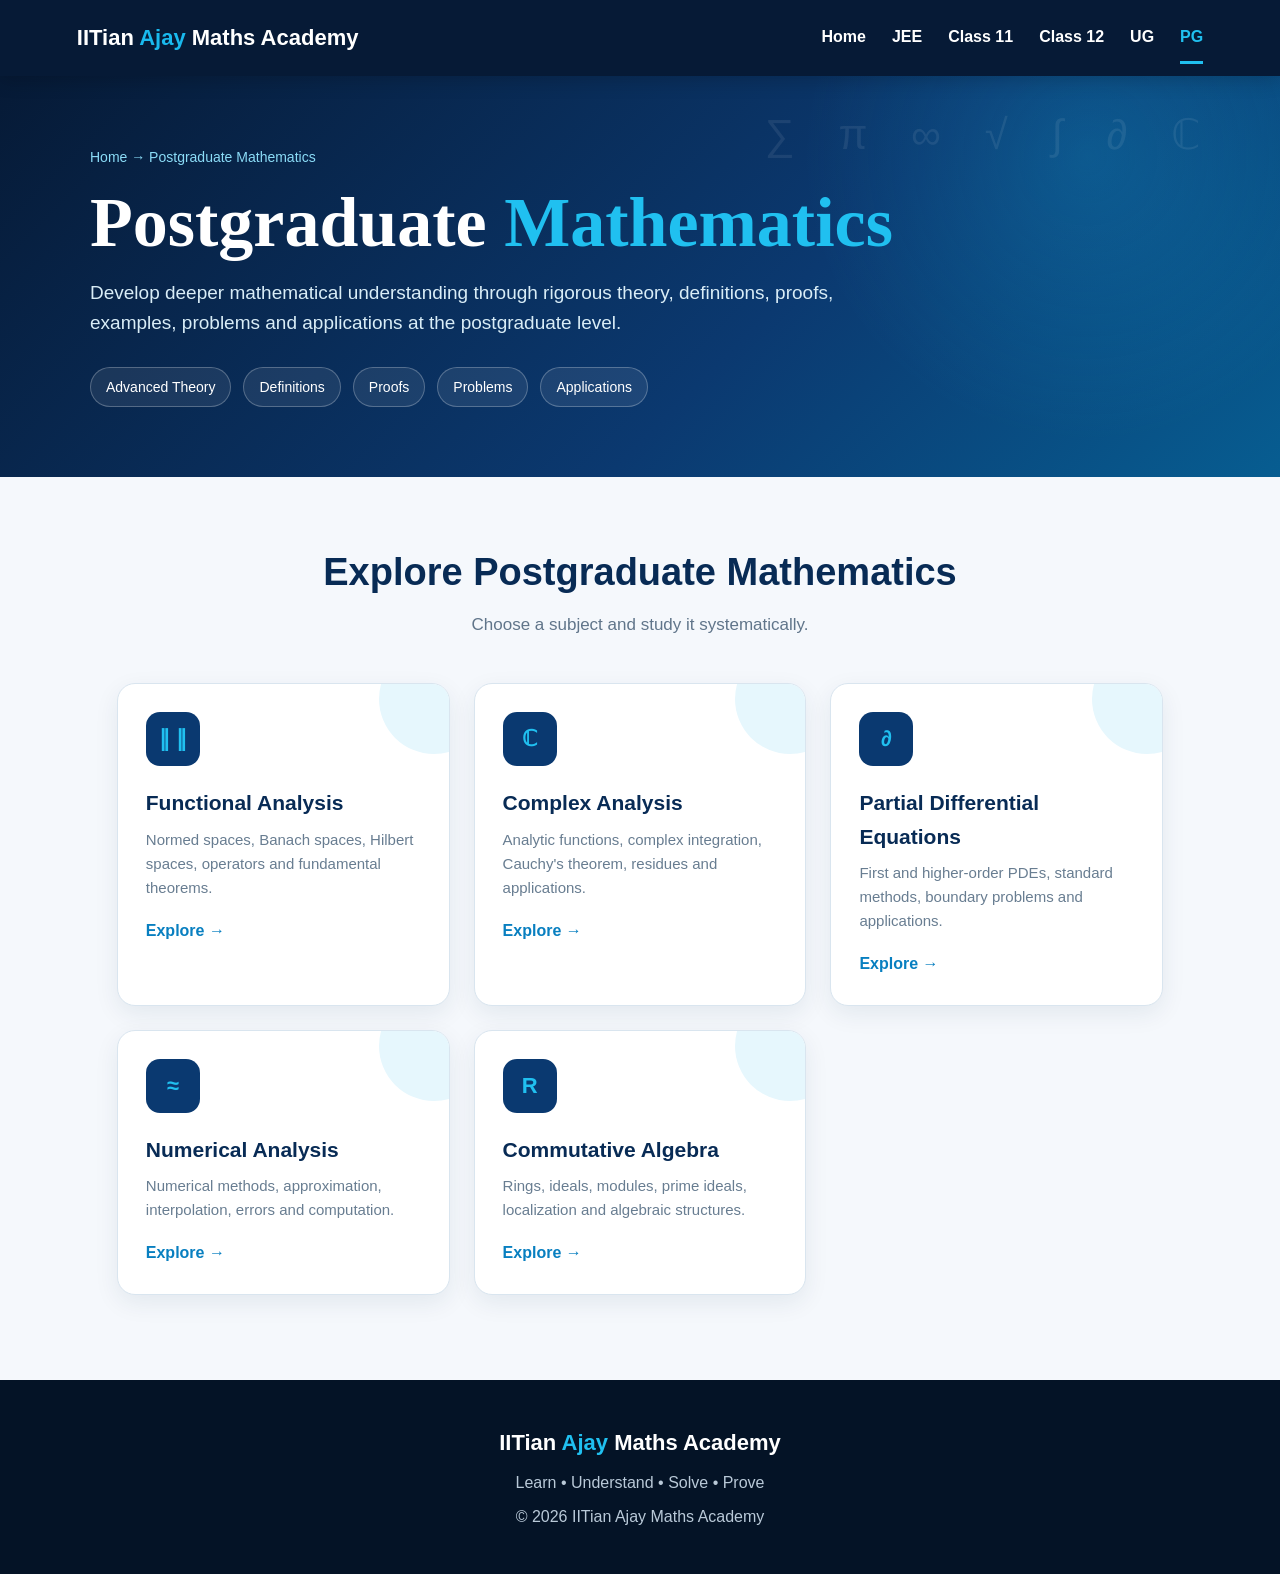
<file: pg.html>
<!doctype html>
<html lang="en">

<head>
  <meta charset="utf-8">
  <meta name="viewport" content="width=device-width, initial-scale=1">

  <title>Postgraduate Mathematics | IITian Ajay Maths Academy</title>

  <style>
    * {
      box-sizing: border-box;
      margin: 0;
      padding: 0;
    }

    body {
      font-family: Arial, Helvetica, sans-serif;
      background: #f5f8fc;
      color: #102a43;
      line-height: 1.6;
    }

    /* NAVBAR */
    .level-nav {
      background: #061a36;
      min-height: 76px;
      display: flex;
      align-items: center;
      justify-content: space-between;
      padding: 10px 6%;
      box-shadow: 0 4px 18px rgba(0,0,0,.18);
      position: sticky;
      top: 0;
      z-index: 100;
    }

    .level-brand {
      color: white;
      text-decoration: none;
      font-size: 22px;
      font-weight: 700;
      white-space: nowrap;
    }

    .level-brand span {
      color: #19b9ee;
    }

    .level-links {
      display: flex;
      gap: 26px;
      align-items: center;
    }

    .level-links a {
      color: white;
      text-decoration: none;
      font-weight: 600;
      font-size: 16px;
      padding: 12px 0;
      border-bottom: 3px solid transparent;
    }

    .level-links a:hover,
    .level-links a.active {
      color: #20c0f0;
      border-bottom-color: #20c0f0;
    }

    /* HERO */
    .level-hero {
      background:
        radial-gradient(circle at 85% 20%, rgba(25,185,238,.20), transparent 25%),
        linear-gradient(135deg, #061a36, #0b3970 60%, #075d91);
      color: white;
      padding: 70px 6%;
      position: relative;
      overflow: hidden;
    }

    .level-hero::before {
      content: "∑   π   ∞   √   ∫   ∂   ℂ";
      position: absolute;
      top: 25px;
      right: 5%;
      font-size: 42px;
      color: rgba(255,255,255,.08);
      letter-spacing: 16px;
    }

    .level-hero-content {
      max-width: 1100px;
      margin: auto;
    }

    .breadcrumb {
      color: #8bdcf7;
      font-size: 14px;
      margin-bottom: 18px;
    }

    .level-hero h1 {
      font-family: Georgia, serif;
      font-size: clamp(42px, 6vw, 70px);
      line-height: 1.05;
      margin-bottom: 18px;
    }

    .level-hero h1 span {
      color: #20c0f0;
    }

    .level-hero p {
      max-width: 760px;
      color: #d9edf7;
      font-size: 19px;
      margin-bottom: 28px;
    }

    .hero-tags {
      display: flex;
      flex-wrap: wrap;
      gap: 12px;
    }

    .hero-tags span {
      border: 1px solid rgba(255,255,255,.25);
      background: rgba(255,255,255,.08);
      padding: 8px 15px;
      border-radius: 30px;
      font-size: 14px;
    }

    /* CONTENT */
    .level-content {
      max-width: 1200px;
      margin: auto;
      padding: 65px 6%;
    }

    .section-heading {
      text-align: center;
      margin-bottom: 45px;
    }

    .section-heading h2 {
      font-size: 38px;
      color: #082b55;
      margin-bottom: 8px;
    }

    .section-heading p {
      color: #60758a;
      font-size: 17px;
    }

    /* TOPIC GRID */
    .topic-grid {
      display: grid;
      grid-template-columns: repeat(3, 1fr);
      gap: 24px;
    }

    .topic-card {
      background: white;
      border-radius: 18px;
      padding: 28px;
      text-decoration: none;
      color: inherit;
      border: 1px solid #d9e5ef;
      box-shadow: 0 8px 25px rgba(10,45,80,.08);
      transition: .25s ease;
      position: relative;
      overflow: hidden;
    }

    .topic-card::after {
      content: "";
      position: absolute;
      width: 110px;
      height: 110px;
      background: #e6f7fd;
      border-radius: 50%;
      right: -40px;
      top: -40px;
    }

    .topic-card:hover {
      transform: translateY(-7px);
      box-shadow: 0 15px 35px rgba(10,45,80,.15);
      border-color: #19b9ee;
    }

    .topic-icon {
      width: 54px;
      height: 54px;
      border-radius: 14px;
      background: #0a3970;
      color: #20c0f0;
      display: flex;
      align-items: center;
      justify-content: center;
      font-size: 22px;
      font-weight: bold;
      margin-bottom: 20px;
      position: relative;
      z-index: 2;
    }

    .topic-card h3 {
      color: #082b55;
      font-size: 21px;
      margin-bottom: 8px;
      position: relative;
      z-index: 2;
    }

    .topic-card p {
      color: #687d91;
      font-size: 15px;
      margin-bottom: 18px;
      position: relative;
      z-index: 2;
    }

    .topic-arrow {
      color: #087fc0;
      font-size: 16px;
      font-weight: bold;
      position: relative;
      z-index: 2;
    }

    /* FOOTER */
    .level-footer {
      background: #041326;
      color: white;
      text-align: center;
      padding: 45px 20px;
      margin-top: 20px;
    }

    .level-footer h3 {
      font-size: 22px;
      margin-bottom: 10px;
    }

    .level-footer h3 span {
      color: #20c0f0;
    }

    .level-footer p {
      color: #b9c9d8;
      margin-top: 8px;
    }

    /* MOBILE */
    @media (max-width: 850px) {

      .level-nav {
        overflow-x: auto;
        justify-content: flex-start;
        gap: 35px;
      }

      .level-links {
        flex-shrink: 0;
        gap: 22px;
      }

      .topic-grid {
        grid-template-columns: repeat(2, 1fr);
      }
    }

    @media (max-width: 600px) {

      .level-brand {
        font-size: 18px;
      }

      .level-links a {
        font-size: 14px;
      }

      .level-hero {
        padding: 55px 6%;
      }

      .level-hero h1 {
        font-size: 42px;
      }

      .level-hero p {
        font-size: 16px;
      }

      .topic-grid {
        grid-template-columns: 1fr;
      }

      .level-content {
        padding: 45px 5%;
      }

      .section-heading h2 {
        font-size: 30px;
      }
    }
  </style>
</head>

<body>

  <!-- NAVBAR -->
  <nav class="level-nav">

    <a href="index.html" class="level-brand">
      IITian <span>Ajay</span> Maths Academy
    </a>

    <div class="level-links">
      <a href="index.html">Home</a>
      <a href="jee.html">JEE</a>
      <a href="class11.html">Class 11</a>
      <a href="class12.html">Class 12</a>
      <a href="ug.html">UG</a>
      <a href="pg.html" class="active">PG</a>
    </div>

  </nav>


  <!-- HERO -->
  <header class="level-hero">

    <div class="level-hero-content">

      <div class="breadcrumb">
        Home → Postgraduate Mathematics
      </div>

      <h1>
        Postgraduate <span>Mathematics</span>
      </h1>

      <p>
        Develop deeper mathematical understanding through rigorous
        theory, definitions, proofs, examples, problems and
        applications at the postgraduate level.
      </p>

      <div class="hero-tags">
        <span>Advanced Theory</span>
        <span>Definitions</span>
        <span>Proofs</span>
        <span>Problems</span>
        <span>Applications</span>
      </div>

    </div>

  </header>


  <!-- TOPICS -->
  <main class="level-content">

    <div class="section-heading">
      <h2>Explore Postgraduate Mathematics</h2>
      <p>
        Choose a subject and study it systematically.
      </p>
    </div>


    <div class="topic-grid">

      <a class="topic-card"
         href="article.html?topic=Functional%20Analysis">

        <div class="topic-icon">‖ ‖</div>

        <h3>Functional Analysis</h3>

        <p>
          Normed spaces, Banach spaces, Hilbert spaces,
          operators and fundamental theorems.
        </p>

        <div class="topic-arrow">Explore →</div>

      </a>


      <a class="topic-card"
         href="article.html?topic=Complex%20Analysis">

        <div class="topic-icon">ℂ</div>

        <h3>Complex Analysis</h3>

        <p>
          Analytic functions, complex integration,
          Cauchy's theorem, residues and applications.
        </p>

        <div class="topic-arrow">Explore →</div>

      </a>


      <a class="topic-card"
         href="article.html?topic=Partial%20Differential%20Equations">

        <div class="topic-icon">∂</div>

        <h3>Partial Differential Equations</h3>

        <p>
          First and higher-order PDEs, standard methods,
          boundary problems and applications.
        </p>

        <div class="topic-arrow">Explore →</div>

      </a>


      <a class="topic-card"
         href="article.html?topic=Numerical%20Analysis">

        <div class="topic-icon">≈</div>

        <h3>Numerical Analysis</h3>

        <p>
          Numerical methods, approximation,
          interpolation, errors and computation.
        </p>

        <div class="topic-arrow">Explore →</div>

      </a>


      <a class="topic-card"
         href="article.html?topic=Commutative%20Algebra">

        <div class="topic-icon">R</div>

        <h3>Commutative Algebra</h3>

        <p>
          Rings, ideals, modules, prime ideals,
          localization and algebraic structures.
        </p>

        <div class="topic-arrow">Explore →</div>

      </a>

    </div>

  </main>


  <!-- FOOTER -->
  <footer class="level-footer">

    <h3>
      IITian <span>Ajay</span> Maths Academy
    </h3>

    <p>
      Learn • Understand • Solve • Prove
    </p>

    <p>
      © 2026 IITian Ajay Maths Academy
    </p>

  </footer>

</body>
</html>
</file>
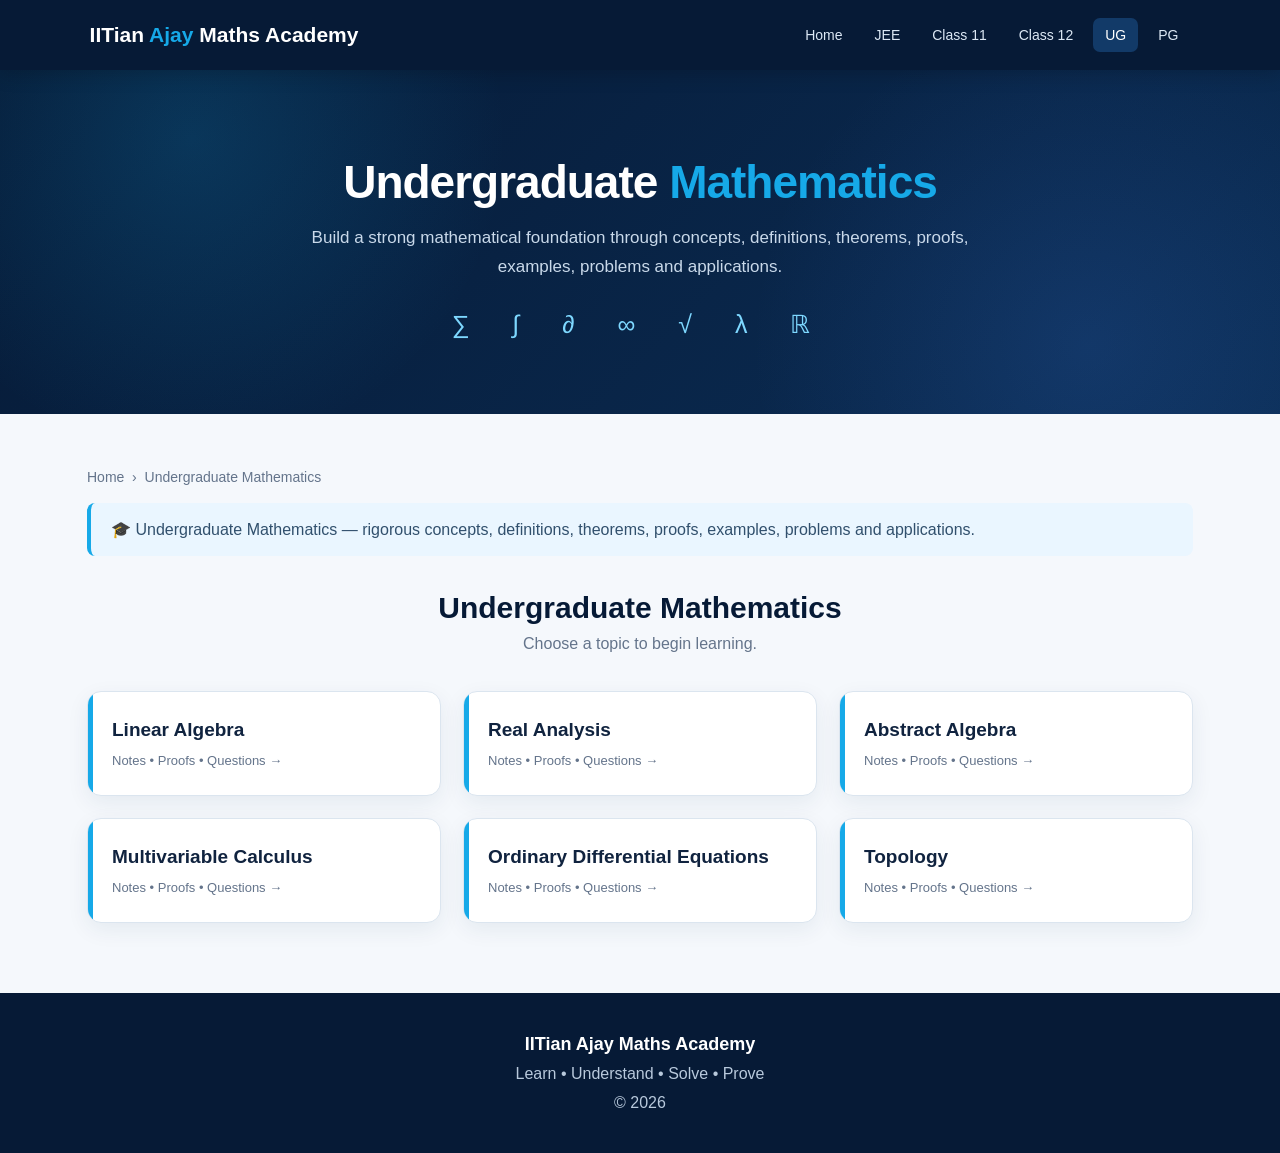
<file: ug.html>
<!doctype html>
<html lang="en">
<head>
<meta charset="utf-8">
<meta name="viewport" content="width=device-width,initial-scale=1">
<title>Undergraduate Mathematics | IITian Ajay Maths Academy</title>

<style>
*{box-sizing:border-box}
body{
  margin:0;
  font-family:Arial,Helvetica,sans-serif;
  background:#f5f8fc;
  color:#172033;
}

nav{
  background:#061a36;
  padding:18px 7%;
  display:flex;
  justify-content:space-between;
  align-items:center;
  gap:20px;
  position:sticky;
  top:0;
  z-index:100;
  box-shadow:0 4px 18px rgba(0,0,0,.18);
}

.logo{
  color:#fff;
  font-size:21px;
  font-weight:700;
  white-space:nowrap;
}

.logo b{
  color:#16a9e8;
}

nav div:last-child{
  display:flex;
  flex-wrap:wrap;
  justify-content:center;
  gap:8px;
}

nav a{
  color:#dce8f5;
  text-decoration:none;
  padding:9px 12px;
  border-radius:7px;
  font-size:14px;
  transition:.2s;
}

nav a:hover,
nav a[href="ug.html"]{
  background:#123a68;
  color:#fff;
}

.hero{
  background:
    radial-gradient(circle at 15% 20%,rgba(22,169,232,.18),transparent 28%),
    radial-gradient(circle at 85% 80%,rgba(66,133,244,.15),transparent 30%),
    linear-gradient(135deg,#061a36,#0b2d55);
  color:white;
  padding:85px 20px 75px;
  text-align:center;
}

.hero h1{
  margin:0 0 15px;
  font-size:46px;
  letter-spacing:-1px;
}

.hero h1 span{
  color:#16a9e8;
}

.hero p{
  margin:0 auto;
  max-width:700px;
  color:#c9d9ea;
  font-size:17px;
  line-height:1.7;
}

.hero-symbols{
  margin-top:28px;
  font-size:25px;
  letter-spacing:18px;
  color:#7ed8ff;
}

section{
  max-width:1150px;
  margin:auto;
  padding:55px 22px 70px;
}

.breadcrumb{
  color:#64748b;
  font-size:14px;
  margin-bottom:18px;
}

.notice{
  background:#eaf6ff;
  border-left:4px solid #16a9e8;
  padding:17px 20px;
  border-radius:8px;
  color:#31506d;
  margin-bottom:35px;
}

.section-title{
  text-align:center;
  margin-bottom:38px;
}

.section-title h2{
  margin:0 0 10px;
  font-size:30px;
  color:#061a36;
}

.section-title p{
  margin:0;
  color:#64748b;
}

.subject-list{
  display:grid;
  grid-template-columns:repeat(3,1fr);
  gap:22px;
}

.subject{
  display:block;
  background:white;
  border:1px solid #dbe5ef;
  border-radius:14px;
  padding:27px 24px;
  text-decoration:none;
  color:#10233f;
  font-size:19px;
  font-weight:700;
  box-shadow:0 7px 22px rgba(20,50,80,.07);
  transition:.25s;
  position:relative;
  overflow:hidden;
}

.subject:before{
  content:"";
  position:absolute;
  left:0;
  top:0;
  width:5px;
  height:100%;
  background:#16a9e8;
}

.subject:hover{
  transform:translateY(-5px);
  border-color:#16a9e8;
  box-shadow:0 12px 30px rgba(20,70,110,.14);
}

.subject small{
  display:block;
  margin-top:12px;
  color:#64748b;
  font-size:13px;
  font-weight:500;
}

footer{
  background:#061a36;
  color:#b8c9dc;
  text-align:center;
  padding:35px 20px;
  line-height:1.8;
}

footer b{
  color:white;
  font-size:18px;
}

@media(max-width:850px){
  nav{
    flex-direction:column;
    padding:16px 4%;
  }

  .subject-list{
    grid-template-columns:repeat(2,1fr);
  }

  .hero h1{
    font-size:38px;
  }
}

@media(max-width:560px){
  .subject-list{
    grid-template-columns:1fr;
  }

  .hero{
    padding:65px 18px;
  }

  .hero h1{
    font-size:32px;
  }

  .hero-symbols{
    font-size:20px;
    letter-spacing:8px;
  }

  nav a{
    font-size:13px;
    padding:7px 8px;
  }
}
</style>
</head>

<body>

<nav>
  <div class="logo">IITian <b>Ajay</b> Maths Academy</div>

  <div>
    <a href="index.html">Home</a>
    <a href="jee.html">JEE</a>
    <a href="class11.html">Class 11</a>
    <a href="class12.html">Class 12</a>
    <a href="ug.html">UG</a>
    <a href="pg.html">PG</a>
  </div>
</nav>

<header class="hero">
  <h1>Undergraduate <span>Mathematics</span></h1>

  <p>
    Build a strong mathematical foundation through concepts,
    definitions, theorems, proofs, examples, problems and applications.
  </p>

  <div class="hero-symbols">
    ∑ ∫ ∂ ∞ √ λ ℝ
  </div>
</header>

<section>

  <div class="breadcrumb">
    Home &nbsp;›&nbsp; Undergraduate Mathematics
  </div>

  <div class="notice">
    🎓 Undergraduate Mathematics — rigorous concepts, definitions,
    theorems, proofs, examples, problems and applications.
  </div>

  <div class="section-title">
    <h2>Undergraduate Mathematics</h2>
    <p>Choose a topic to begin learning.</p>
  </div>

  <div class="subject-list">

    <a class="subject"
       href="article.html?topic=Linear%20Algebra">
      Linear Algebra
      <small>Notes • Proofs • Questions →</small>
    </a>

    <a class="subject"
       href="article.html?topic=Real%20Analysis">
      Real Analysis
      <small>Notes • Proofs • Questions →</small>
    </a>

    <a class="subject"
       href="article.html?topic=Abstract%20Algebra">
      Abstract Algebra
      <small>Notes • Proofs • Questions →</small>
    </a>

    <a class="subject"
       href="article.html?topic=Multivariable%20Calculus">
      Multivariable Calculus
      <small>Notes • Proofs • Questions →</small>
    </a>

    <a class="subject"
       href="article.html?topic=Ordinary%20Differential%20Equations">
      Ordinary Differential Equations
      <small>Notes • Proofs • Questions →</small>
    </a>

    <a class="subject"
       href="article.html?topic=Topology">
      Topology
      <small>Notes • Proofs • Questions →</small>
    </a>

  </div>

</section>

<footer>
  <b>IITian Ajay Maths Academy</b><br>
  Learn • Understand • Solve • Prove<br>
  © 2026
</footer>

</body>
</html>
</file>
<file: style.css>
/* =========================================================
   IITIAN AJAY MATHS ACADEMY
   PREMIUM BLUE THEME
   ========================================================= */

:root {
  --navy: #071d3b;
  --navy-2: #0b2d59;
  --blue: #1167d8;
  --blue-2: #1689e8;
  --cyan: #18b7e8;
  --sky: #eaf5ff;
  --white: #ffffff;
  --text: #102a43;
  --muted: #61758a;
  --border: #d7e5f3;
  --gold: #f5b942;
  --shadow: 0 12px 35px rgba(7, 29, 59, 0.12);
}


/* ================= BASIC ================= */

* {
  margin: 0;
  padding: 0;
  box-sizing: border-box;
}

html {
  scroll-behavior: smooth;
}

body {
  font-family: Arial, Helvetica, sans-serif;
  color: var(--text);
  background: #ffffff;
  line-height: 1.6;
}

a {
  text-decoration: none;
  color: inherit;
}

button,
input {
  font: inherit;
}


/* ================= NAVBAR ================= */

.main-nav {
  height: 78px;
  background: var(--navy);
  display: flex;
  align-items: center;
  padding: 0 5%;
  gap: 30px;
  position: sticky;
  top: 0;
  z-index: 1000;
  box-shadow: 0 5px 20px rgba(0, 0, 0, 0.18);
}


/* NEW LOGO */

.brand {
  display: flex;
  align-items: center;
  min-width: 90px;
}

.brand img {
  width: 72px;
  height: 72px;
  object-fit: contain;
  border-radius: 12px;
}


/* NAVIGATION LINKS */

.nav-links {
  display: flex;
  align-items: center;
  justify-content: center;
  gap: 28px;
  flex: 1;
}

.nav-links a {
  color: #ffffff;
  font-size: 16px;
  font-weight: 700;
  padding: 28px 2px 24px;
  position: relative;
  transition: 0.25s ease;
}

.nav-links a:hover {
  color: var(--cyan);
}

.nav-links a.active {
  color: #ffffff;
}

.nav-links a.active::after {
  content: "";
  position: absolute;
  height: 3px;
  width: 100%;
  left: 0;
  bottom: 15px;
  background: var(--cyan);
  border-radius: 10px;
}


/* NAV SEARCH */

.nav-search {
  background: #ffffff;
  color: #71849a;
  width: 235px;
  height: 44px;
  border-radius: 25px;
  display: flex;
  align-items: center;
  gap: 9px;
  padding: 0 17px;
  font-size: 14px;
  box-shadow: 0 5px 18px rgba(0, 0, 0, 0.12);
}


/* ================= HERO ================= */

.home-hero {
  height: 330px;
  min-height: 330px;
  position: relative;
  overflow: hidden;

  background:
    radial-gradient(
      circle at 85% 25%,
      rgba(24, 183, 232, 0.22),
      transparent 25%
    ),
    radial-gradient(
      circle at 15% 80%,
      rgba(17, 103, 216, 0.20),
      transparent 28%
    ),
    linear-gradient(
      135deg,
      #071d3b 0%,
      #0b3972 48%,
      #075f9d 100%
    );

  display: flex;
  align-items: center;
  justify-content: center;

  color: white;
  padding: 25px 7%;
}


/* DECORATIVE MATHEMATICS */

.home-hero::before {
  content: "∫   ∑   π   ∞   √x   ∂   λ";
  position: absolute;
  top: 18px;
  left: 0;
  width: 100%;
  text-align: center;
  color: rgba(255, 255, 255, 0.08);
  font-size: 30px;
  letter-spacing: 20px;
  pointer-events: none;
}

.home-hero::after {
  content: "";
  position: absolute;
  width: 360px;
  height: 360px;
  border: 1px solid rgba(255,255,255,0.12);
  border-radius: 50%;
  right: -150px;
  bottom: -190px;
}


/* HERO CENTER */

.hero-center {
  text-align: center;
  position: relative;
  z-index: 5;
  max-width: 800px;
}


/* SUM SYMBOL */

.hero-symbol {
  font-size: 42px;
  font-weight: 700;
  color: var(--cyan);
  line-height: 1;
  margin-bottom: 5px;
  text-shadow: 0 0 25px rgba(24,183,232,0.35);
}


/* HERO TITLE */

.hero-center h1 {
  font-family: Georgia, "Times New Roman", serif;
  font-size: clamp(38px, 4.5vw, 58px);
  line-height: 1.05;
  margin-bottom: 8px;
  color: white;
  letter-spacing: -1px;
}

.hero-center h1 span {
  display: block;
  color: var(--cyan);
  font-size: 0.58em;
  margin-top: 6px;
  letter-spacing: 1px;
}


/* HERO POINTS */

.hero-points {
  font-size: 15px;
  color: #dceeff;
  margin: 10px 0 16px;
  letter-spacing: 0.5px;
}


/* HERO SEARCH */

.hero-search {
  width: min(620px, 85vw);
  height: 52px;
  background: white;
  border-radius: 30px;
  display: flex;
  align-items: center;
  padding: 5px 7px 5px 18px;
  box-shadow: 0 12px 35px rgba(0,0,0,0.22);
}

.hero-search input {
  border: none;
  outline: none;
  flex: 1;
  height: 100%;
  padding: 0 15px;
  color: var(--text);
  font-size: 15px;
  background: transparent;
}

.hero-search button {
  border: none;
  width: 42px;
  height: 42px;
  border-radius: 50%;
  background: var(--blue);
  color: white;
  font-size: 21px;
  cursor: pointer;
  transition: 0.25s ease;
}

.hero-search button:hover {
  background: var(--cyan);
  transform: translateX(2px);
}


/* SIDE QUOTE */

.hero-side-text {
  position: absolute;
  left: 5%;
  top: 50%;
  transform: translateY(-50%);
  width: 180px;
  color: #d8edff;
  font-family: Georgia, serif;
  font-size: 15px;
  line-height: 1.5;
  font-style: italic;
  z-index: 2;
}


/* MATHEMATICS ILLUSTRATION */

.math-art {
  position: absolute;
  right: 5%;
  bottom: 20px;
  width: 170px;
  height: 160px;
  color: var(--cyan);
  z-index: 2;
}

.math-books {
  position: absolute;
  right: 5px;
  bottom: 5px;
  font-size: 65px;
  filter: drop-shadow(0 10px 8px rgba(0,0,0,0.25));
}

.math-symbol {
  position: absolute;
  left: 15px;
  top: 20px;
  font-family: Georgia, serif;
  font-size: 40px;
  color: #ffffff;
}

.math-equation {
  position: absolute;
  right: 0;
  top: 35px;
  font-family: Georgia, serif;
  font-size: 21px;
  color: #dff7ff;
  font-style: italic;
}

.graph {
  position: absolute;
  left: 20px;
  bottom: 5px;
  font-family: monospace;
  color: #bceeff;
  font-size: 15px;
}


/* ================= EXPLORE ================= */

.explore-section {
  padding: 75px 5%;
  background: #ffffff;
}

.section-title {
  display: flex;
  align-items: center;
  justify-content: center;
  gap: 25px;
}

.section-title span {
  width: 55px;
  height: 3px;
  background: var(--blue);
  border-radius: 5px;
}

.section-title h2 {
  font-size: 36px;
  color: var(--navy);
  font-weight: 800;
}

.section-subtitle {
  text-align: center;
  color: var(--muted);
  margin: 8px 0 42px;
  font-size: 17px;
}


/* ================= LEVEL CARDS ================= */

.level-grid {
  max-width: 1250px;
  margin: auto;
  display: grid;
  grid-template-columns: repeat(5, 1fr);
  gap: 20px;
}

.level-card {
  min-height: 235px;
  padding: 25px 22px;
  border-radius: 18px;
  position: relative;
  overflow: hidden;
  color: white;
  box-shadow: var(--shadow);
  transition: 0.3s ease;
}

.level-card:hover {
  transform: translateY(-9px);
  box-shadow: 0 20px 45px rgba(7,29,59,0.22);
}

.level-card::before {
  content: "";
  position: absolute;
  width: 130px;
  height: 130px;
  border-radius: 50%;
  right: -50px;
  top: -55px;
  background: rgba(255,255,255,0.12);
}

.jee-card {
  background: linear-gradient(145deg, #071d3b, #1167d8);
}

.class11-card {
  background: linear-gradient(145deg, #123b6d, #1689e8);
}

.class12-card {
  background: linear-gradient(145deg, #07506f, #18a6c9);
}

.ug-card {
  background: linear-gradient(145deg, #182c61, #4d45b8);
}

.pg-card {
  background: linear-gradient(145deg, #29134f, #7146c9);
}

.level-icon {
  width: 52px;
  height: 52px;
  background: rgba(255,255,255,0.17);
  border: 1px solid rgba(255,255,255,0.28);
  border-radius: 14px;
  display: flex;
  align-items: center;
  justify-content: center;
  font-size: 25px;
  margin-bottom: 22px;
}

.level-card h3 {
  font-size: 25px;
  margin-bottom: 5px;
}

.level-card p {
  font-size: 15px;
  color: #e6f5ff;
  margin-bottom: 15px;
}

.level-card small {
  color: #d9efff;
  font-size: 12px;
}

.level-card b {
  position: absolute;
  right: 18px;
  bottom: 18px;
  width: 40px;
  height: 40px;
  border-radius: 50%;
  background: white;
  color: var(--blue);
  display: flex;
  align-items: center;
  justify-content: center;
  font-size: 21px;
}


/* ================= FEATURED ================= */

.featured-section {
  padding: 75px 5%;
  background: #f4f8fc;
}

.featured-heading {
  max-width: 1250px;
  margin: 0 auto 32px;
  display: flex;
  justify-content: space-between;
  align-items: center;
}

.featured-heading h2 {
  color: var(--navy);
  font-size: 34px;
}

.featured-heading a {
  color: var(--blue);
  font-weight: 700;
}

.featured-layout {
  max-width: 1250px;
  margin: auto;
  display: grid;
  grid-template-columns: 1fr 300px;
  gap: 25px;
}

.topic-grid {
  display: grid;
  grid-template-columns: repeat(2, 1fr);
  gap: 18px;
}

.topic-card {
  background: white;
  border: 1px solid var(--border);
  border-radius: 16px;
  padding: 23px;
  min-height: 145px;
  position: relative;
  transition: 0.25s ease;
  box-shadow: 0 5px 18px rgba(7,29,59,0.05);
}

.topic-card:hover {
  transform: translateY(-5px);
  border-color: var(--blue-2);
  box-shadow: var(--shadow);
}

.topic-icon {
  width: 43px;
  height: 43px;
  border-radius: 12px;
  background: var(--sky);
  color: var(--blue);
  display: flex;
  align-items: center;
  justify-content: center;
  font-weight: 800;
  margin-bottom: 13px;
}

.topic-card h3 {
  font-size: 18px;
  color: var(--navy);
  margin-bottom: 3px;
}

.topic-card p {
  color: var(--muted);
  font-size: 13px;
}

.topic-card span {
  position: absolute;
  right: 20px;
  bottom: 20px;
  color: var(--blue);
  font-size: 22px;
  font-weight: bold;
}


/* ================= MOTIVATION ================= */

.dream-card {
  border-radius: 20px;
  padding: 35px 28px;
  color: white;
  background:
    radial-gradient(
      circle at 90% 90%,
      rgba(24,183,232,0.35),
      transparent 30%
    ),
    linear-gradient(150deg, #071d3b, #1167d8);
  position: relative;
  overflow: hidden;
  min-height: 310px;
  box-shadow: var(--shadow);
}

.dream-card h2 {
  font-family: Georgia, serif;
  font-size: 30px;
  line-height: 1.2;
  margin-bottom: 20px;
}

.dream-card p {
  color: #dceeff;
  font-size: 14px;
  line-height: 1.7;
}

.dream-card i {
  display: block;
  margin-top: 20px;
  color: var(--cyan);
}

.mountain {
  position: absolute;
  right: -5px;
  bottom: -25px;
  font-size: 125px;
  color: rgba(255,255,255,0.10);
}


/* ================= STATS ================= */

.stats-section {
  background: var(--navy);
  color: white;
  padding: 42px 7%;
  display: grid;
  grid-template-columns: repeat(4, 1fr);
  text-align: center;
}

.stat {
  border-right: 1px solid rgba(255,255,255,0.15);
}

.stat:last-child {
  border-right: none;
}

.stat strong {
  display: block;
  color: var(--cyan);
  font-size: 34px;
  font-weight: 800;
}

.stat span {
  color: #c8d9e9;
  font-size: 14px;
}


/* ================= FOOTER ================= */

footer {
  background: #041326;
  color: white;
  padding: 50px 6% 30px;
  text-align: center;
}

.footer-brand {
  display: flex;
  flex-direction: column;
  align-items: center;
  gap: 8px;
  margin-bottom: 25px;
}


/* NEW LOGO IN FOOTER */

.footer-brand img {
  width: 90px;
  height: 90px;
  object-fit: contain;
  border-radius: 14px;
}

.footer-brand b {
  color: #dceeff;
  font-size: 17px;
}

.footer-links {
  display: flex;
  justify-content: center;
  flex-wrap: wrap;
  gap: 25px;
  margin-bottom: 28px;
}

.footer-links a {
  color: #a9bfd5;
  font-size: 14px;
  transition: 0.2s;
}

.footer-links a:hover {
  color: var(--cyan);
}

footer p {
  color: #71869b;
  font-size: 13px;
  line-height: 1.8;
}


/* =========================================================
   ARTICLE / TOPIC PAGE
   ========================================================= */

.article-page {
  background: #f5f8fc;
}

.article-hero {
  background: linear-gradient(135deg, var(--navy), var(--blue));
  color: white;
  padding: 65px 7%;
}

.article-container {
  max-width: 1200px;
  margin: auto;
}

.article-hero h1 {
  font-family: Georgia, serif;
  font-size: 45px;
}

.article-hero p {
  color: #dceeff;
  margin-top: 10px;
}

.breadcrumb {
  color: #c4dff5;
  font-size: 14px;
  margin-bottom: 15px;
}

.article-layout {
  max-width: 1200px;
  margin: 35px auto;
  display: grid;
  grid-template-columns: 260px 1fr;
  gap: 25px;
  padding: 0 20px;
}

.topic-sidebar {
  background: white;
  border-radius: 16px;
  padding: 20px;
  height: fit-content;
  box-shadow: 0 7px 25px rgba(7,29,59,0.08);
}

.topic-sidebar a {
  display: block;
  padding: 12px 14px;
  border-radius: 9px;
  color: var(--text);
  font-size: 14px;
  margin-bottom: 4px;
}

.topic-sidebar a:hover,
.topic-sidebar a.active {
  background: var(--sky);
  color: var(--blue);
  font-weight: 700;
}

.article-content {
  background: white;
  border-radius: 18px;
  padding: 35px;
  box-shadow: 0 7px 25px rgba(7,29,59,0.07);
}

.article-content h2 {
  color: var(--navy);
  margin: 28px 0 12px;
}

.article-content h3 {
  color: var(--blue);
  margin: 22px 0 10px;
}

.article-content p {
  color: #40566c;
  margin-bottom: 12px;
}

.article-content .formula {
  background: #eef7ff;
  border-left: 4px solid var(--blue);
  padding: 15px 18px;
  margin: 18px 0;
  border-radius: 8px;
}


/* TABS */

.article-tabs {
  display: flex;
  gap: 8px;
  flex-wrap: wrap;
  margin-bottom: 25px;
}

.article-tabs button {
  border: none;
  background: #edf5fc;
  color: var(--navy);
  padding: 10px 17px;
  border-radius: 8px;
  cursor: pointer;
  font-weight: 700;
}

.article-tabs button.active {
  background: var(--blue);
  color: white;
}


/* =========================================================
   RESPONSIVE
   ========================================================= */

@media (max-width: 1050px) {

  .main-nav {
    gap: 18px;
    padding: 0 3%;
  }

  .brand {
    min-width: 85px;
  }

  .brand img {
    width: 68px;
    height: 68px;
  }

  .nav-links {
    gap: 17px;
  }

  .nav-links a {
    font-size: 14px;
  }

  .nav-search {
    width: 180px;
  }

  .level-grid {
    grid-template-columns: repeat(3, 1fr);
  }

  .hero-side-text {
    display: none;
  }

  .math-art {
    opacity: 0.35;
  }
}


/* ================= TABLET / MOBILE ================= */

@media (max-width: 800px) {

  .main-nav {
    height: auto;
    min-height: 75px;
    flex-wrap: wrap;
    justify-content: center;
    padding: 10px 20px;
  }

  .brand {
    min-width: auto;
  }

  .brand img {
    width: 65px;
    height: 65px;
  }

  .nav-links {
    order: 3;
    width: 100%;
    overflow-x: auto;
    justify-content: flex-start;
    padding-bottom: 5px;
  }

  .nav-links a {
    white-space: nowrap;
    padding: 8px 3px 12px;
  }

  .nav-links a.active::after {
    bottom: 3px;
  }

  .nav-search {
    width: 190px;
  }


  /* COMPACT MOBILE HERO */

  .home-hero {
    min-height: 380px;
    height: 380px;
    padding: 35px 20px;
  }

  .hero-center {
    width: 100%;
  }

  .hero-center h1 {
    font-size: 40px;
  }

  .hero-symbol {
    font-size: 38px;
  }

  .hero-points {
    font-size: 14px;
    margin: 10px 0 15px;
  }

  .hero-search {
    width: 90vw;
    height: 50px;
  }

  .hero-search button {
    width: 40px;
    height: 40px;
  }

  .math-art {
    right: 50%;
    transform: translateX(50%);
    bottom: 15px;
    opacity: 0.18;
  }

  .level-grid {
    grid-template-columns: repeat(2, 1fr);
  }

  .featured-layout {
    grid-template-columns: 1fr;
  }

  .stats-section {
    grid-template-columns: repeat(2, 1fr);
    gap: 25px;
  }

  .stat:nth-child(2) {
    border-right: none;
  }

  .article-layout {
    grid-template-columns: 1fr;
  }
}


/* ================= SMALL MOBILE ================= */

@media (max-width: 550px) {

  .section-title h2 {
    font-size: 28px;
  }

  .section-title span {
    width: 30px;
  }

  .level-grid {
    grid-template-columns: 1fr;
  }

  .topic-grid {
    grid-template-columns: 1fr;
  }

  .featured-heading {
    flex-direction: column;
    align-items: flex-start;
    gap: 8px;
  }

  .stats-section {
    grid-template-columns: 1fr 1fr;
    padding: 35px 15px;
  }

  .stat {
    border-right: none;
  }

  .stat strong {
    font-size: 27px;
  }


  /* SMALLER HERO */

  .hero-center h1 {
    font-size: 36px;
  }

  .hero-symbol {
    font-size: 35px;
  }

  .hero-points {
    font-size: 13px;
  }

  .hero-search {
    height: 50px;
  }

  .article-content {
    padding: 22px;
  }

  .article-hero h1 {
    font-size: 35px;
  }

}
/* =========================================
   STEP 2 — COMPACT HERO SECTION
   ========================================= */

.home-hero {
  min-height: 280px;
  height: 280px;
  padding: 20px 7% ;
  display: flex;
  align-items: center;
  justify-content: center;
  position: relative;
  overflow: hidden;
}

/* Left quote */
.hero-side-text {
  font-size: 15px;
  line-height: 1.45;
  max-width: 190px;
  position: absolute;
  left: 5%;
  top: 50%;
  transform: translateY(-50%);
}

/* Main hero content */
.hero-center {
  text-align: center;
  position: relative;
  z-index: 2;
  margin-top: -5px;
}

/* Sigma */
.hero-symbol {
  font-size: 42px;
  line-height: 1;
  margin-bottom: 5px;
}

/* Main heading */
.hero-center h1 {
  font-size: 40px;
  line-height: 1.05;
  margin: 0;
}

/* Academy subtitle */
.hero-center h1 span {
  display: block;
  font-size: 25px;
  margin-top: 5px;
}

/* Points */
.hero-points {
  font-size: 13px;
  margin-top: 8px;
}

/* Hero search */
.hero-search {
  width: min(520px, 55vw);
  height: 46px;
  margin: 24px auto 0;
  border-radius: 35px;
  display: flex;
  align-items: center;
  padding: 0 8px 0 22px;
}

/* Search input */
.hero-search input {
  flex: 1;
  height: 100%;
  border: none;
  outline: none;
  background: transparent;
  font-size: 17px;
}

/* Search button */
.hero-search button {
  width: 38px;
  height: 38px;
  border-radius: 50%;
  border: none;
  font-size: 19px;
  cursor: pointer;
}

/* Right mathematical artwork */
.math-art {
  position: absolute;
  right: 4%;
  bottom: 35px;
  transform: scale(0.85);
  transform-origin: bottom right;
}

/* =========================================
   MOBILE
   ========================================= */

@media (max-width: 900px) {

  .home-hero {
    height: auto;
    min-height: 480px;
    padding: 50px 25px;
  }

  .hero-side-text {
    display: none;
  }

  .hero-center h1 {
    font-size: 46px;
  }

  .hero-center h1 span {
    font-size: 32px;
  }

  .hero-symbol {
    font-size: 55px;
  }

  .hero-points {
    font-size: 16px;
  }

  .hero-search {
    width: 90vw;
    max-width: 600px;
  }

  .math-art {
    display: none;
  }
}

@media (max-width: 600px) {

  .home-hero {
    min-height: 430px;
    padding: 35px 18px;
  }

  .hero-center h1 {
    font-size: 38px;
  }

  .hero-center h1 span {
    font-size: 27px;
  }

  .hero-symbol {
    font-size: 48px;
  }

  .hero-points {
    font-size: 14px;
    line-height: 1.6;
  }

  .hero-search {
    height: 56px;
    margin-top: 20px;
  }

  .hero-search button {
    width: 44px;
    height: 44px;
  }
}
/* =========================================
   MOBILE PHONE FIX
   ========================================= */

@media (max-width: 600px) {

  /* ---------- NAVBAR ---------- */

  .main-nav {
    height: auto;
    min-height: 64px;
    padding: 8px 12px;
    gap: 10px;
    flex-wrap: wrap;
  }

  .brand {
    min-width: auto;
  }

  .brand img {
    width: 52px;
    height: 52px;
  }

  /* Hide desktop search on phone */
  .nav-search {
    display: none;
  }

  /* Navigation becomes horizontal scroll */
  .nav-links {
    order: 3;
    width: 100%;
    display: flex;
    gap: 18px;
    overflow-x: auto;
    justify-content: flex-start;
    padding: 4px 2px 7px;
    scrollbar-width: none;
  }

  .nav-links::-webkit-scrollbar {
    display: none;
  }

  .nav-links a {
    white-space: nowrap;
    font-size: 13px;
    padding: 5px 2px 9px;
  }

  .nav-links a.active::after {
    bottom: 1px;
  }


  /* ---------- HERO ---------- */

.home-hero {
    height: 245px;
    min-height: 245px;
    padding: 18px 12px;
}

.hero-symbol {
    font-size: 30px;
    margin-bottom: 2px;
}

.hero-center h1 {
    font-size: 25px;
    line-height: 1.05;
    letter-spacing: -0.3px;
}

.hero-center h1 span {
    font-size: 19px;
    margin-top: 3px;
}

.hero-points {
    font-size: 10px;
    margin: 9px 0 12px;
}

.hero-search {
    width: 92%;
    height: 42px;
}

.hero-search input {
    font-size: 12px;
}

.hero-search button {
    width: 34px;
    height: 34px;
    font-size: 16px;
}

  /* Hide side quote on phone */
  .hero-side-text {
    display: none;
  }

  /* Hide decorative artwork on phone */
  .math-art {
    display: none;
  }

  .hero-center {
    width: 100%;
    max-width: 100%;
  }

  .hero-symbol {
    font-size: 42px;
    margin-bottom: 4px;
  }

  .hero-center h1 {
    font-size: 34px;
    line-height: 1.08;
    letter-spacing: -0.5px;
  }

  .hero-center h1 span {
    font-size: 25px;
    margin-top: 4px;
  }

  .hero-points {
    font-size: 12px;
    margin: 12px 0 17px;
    white-space: nowrap;
  }

  .hero-search {
    width: 94%;
    max-width: 420px;
    height: 50px;
    margin: 0 auto;
    padding-left: 15px;
  }

  .hero-search input {
    font-size: 13px;
    padding: 0 8px;
  }

  .hero-search button {
    width: 40px;
    height: 40px;
    font-size: 19px;
  }


  /* ---------- EXPLORE ---------- */

  .explore-section {
    padding: 50px 16px;
  }

  .section-title {
    gap: 12px;
  }

  .section-title h2 {
    font-size: 26px;
    text-align: center;
  }

  .section-title span {
    width: 25px;
  }

  .section-subtitle {
    font-size: 14px;
    margin-bottom: 28px;
  }

  .level-grid {
    grid-template-columns: 1fr;
    gap: 14px;
  }

  .level-card {
    min-height: 180px;
    padding: 20px;
  }

  .level-icon {
    width: 45px;
    height: 45px;
    margin-bottom: 14px;
  }

  .level-card h3 {
    font-size: 22px;
  }


  /* ---------- FEATURED TOPICS ---------- */

  .featured-section {
    padding: 50px 16px;
  }

  .featured-heading {
    margin-bottom: 24px;
  }

  .featured-heading h2 {
    font-size: 27px;
  }

  .topic-grid {
    grid-template-columns: 1fr;
    gap: 13px;
  }

  .topic-card {
    min-height: 125px;
    padding: 18px;
  }


  /* ---------- MOTIVATION ---------- */

  .dream-card {
    min-height: 260px;
    padding: 28px 22px;
  }

  .dream-card h2 {
    font-size: 27px;
  }


  /* ---------- STATS ---------- */

  .stats-section {
    grid-template-columns: 1fr 1fr;
    padding: 32px 12px;
    gap: 24px 8px;
  }

  .stat strong {
    font-size: 26px;
  }

  .stat span {
    font-size: 12px;
  }


  /* ---------- FOOTER ---------- */

  footer {
    padding: 40px 18px 25px;
  }

  .footer-brand img {
    width: 70px;
    height: 70px;
  }

  .footer-links {
    gap: 15px;
  }

  .footer-links a {
    font-size: 13px;
  }
}
</file>
